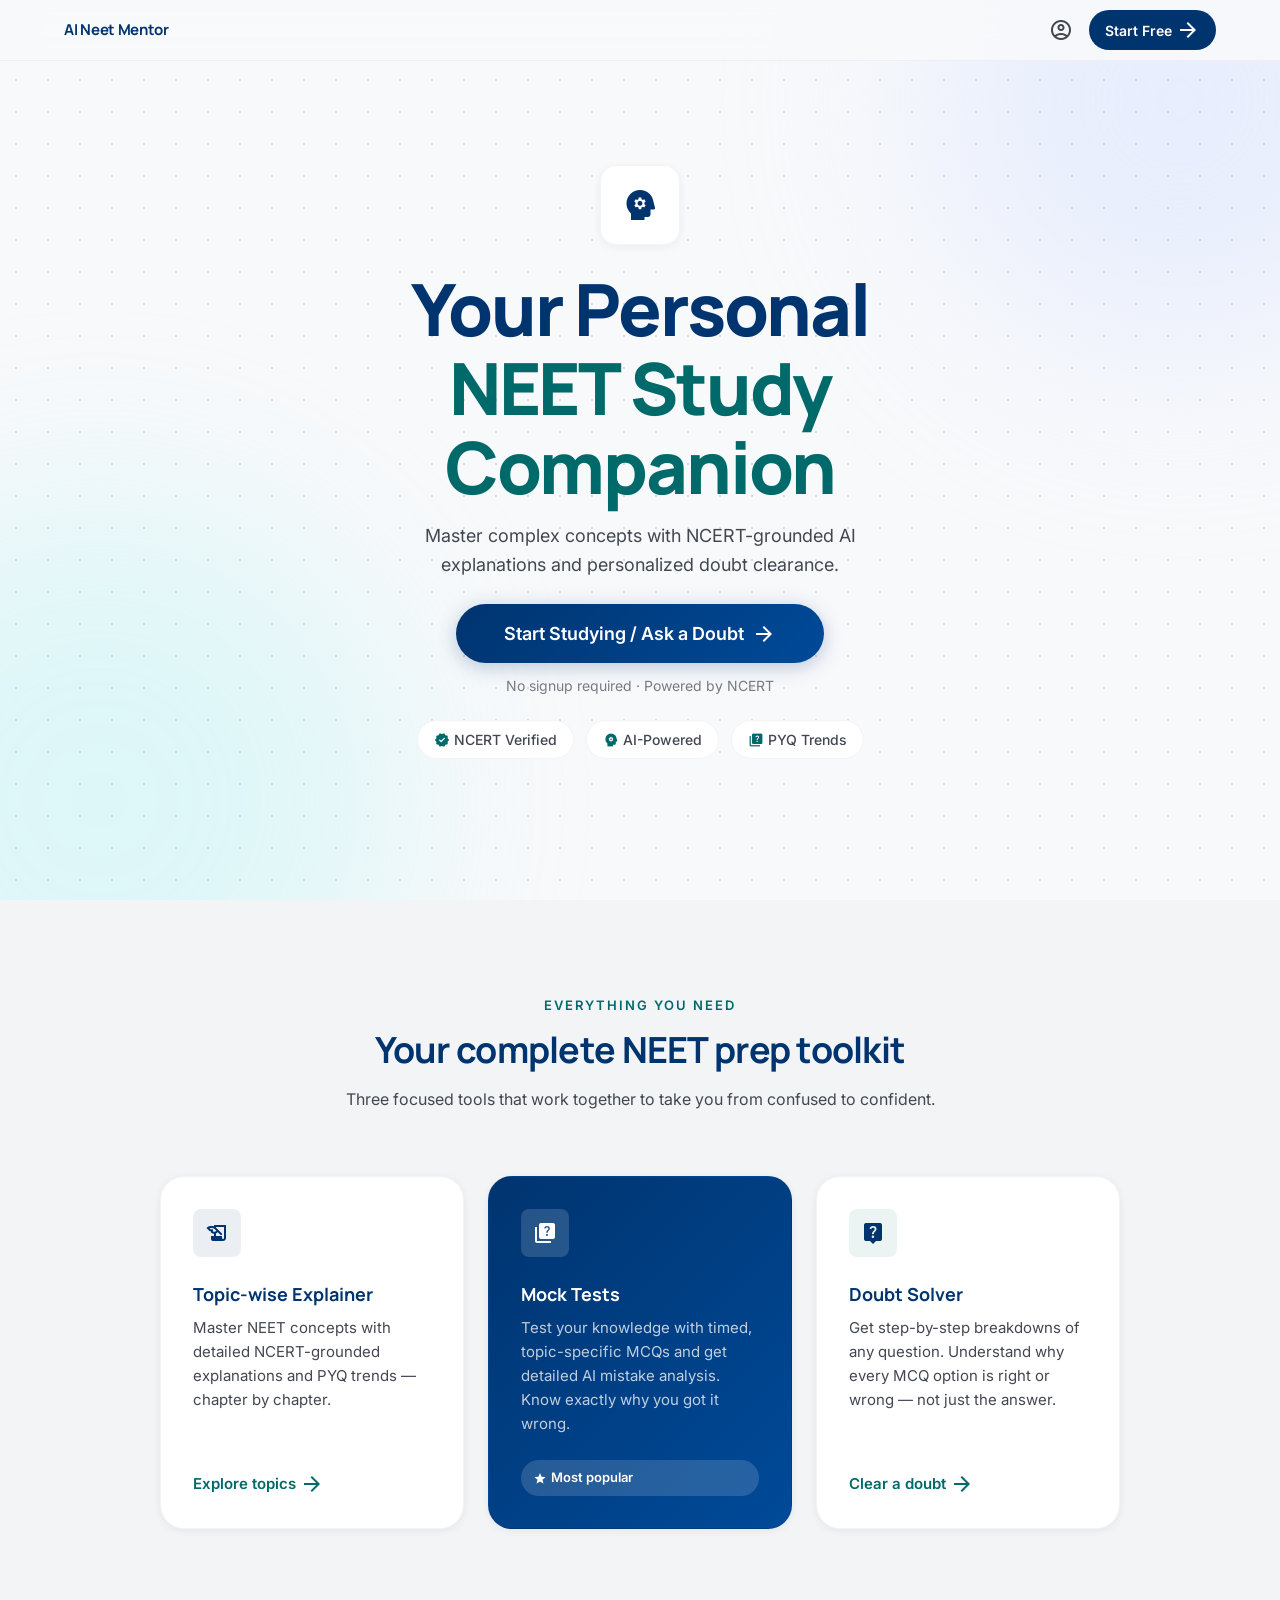
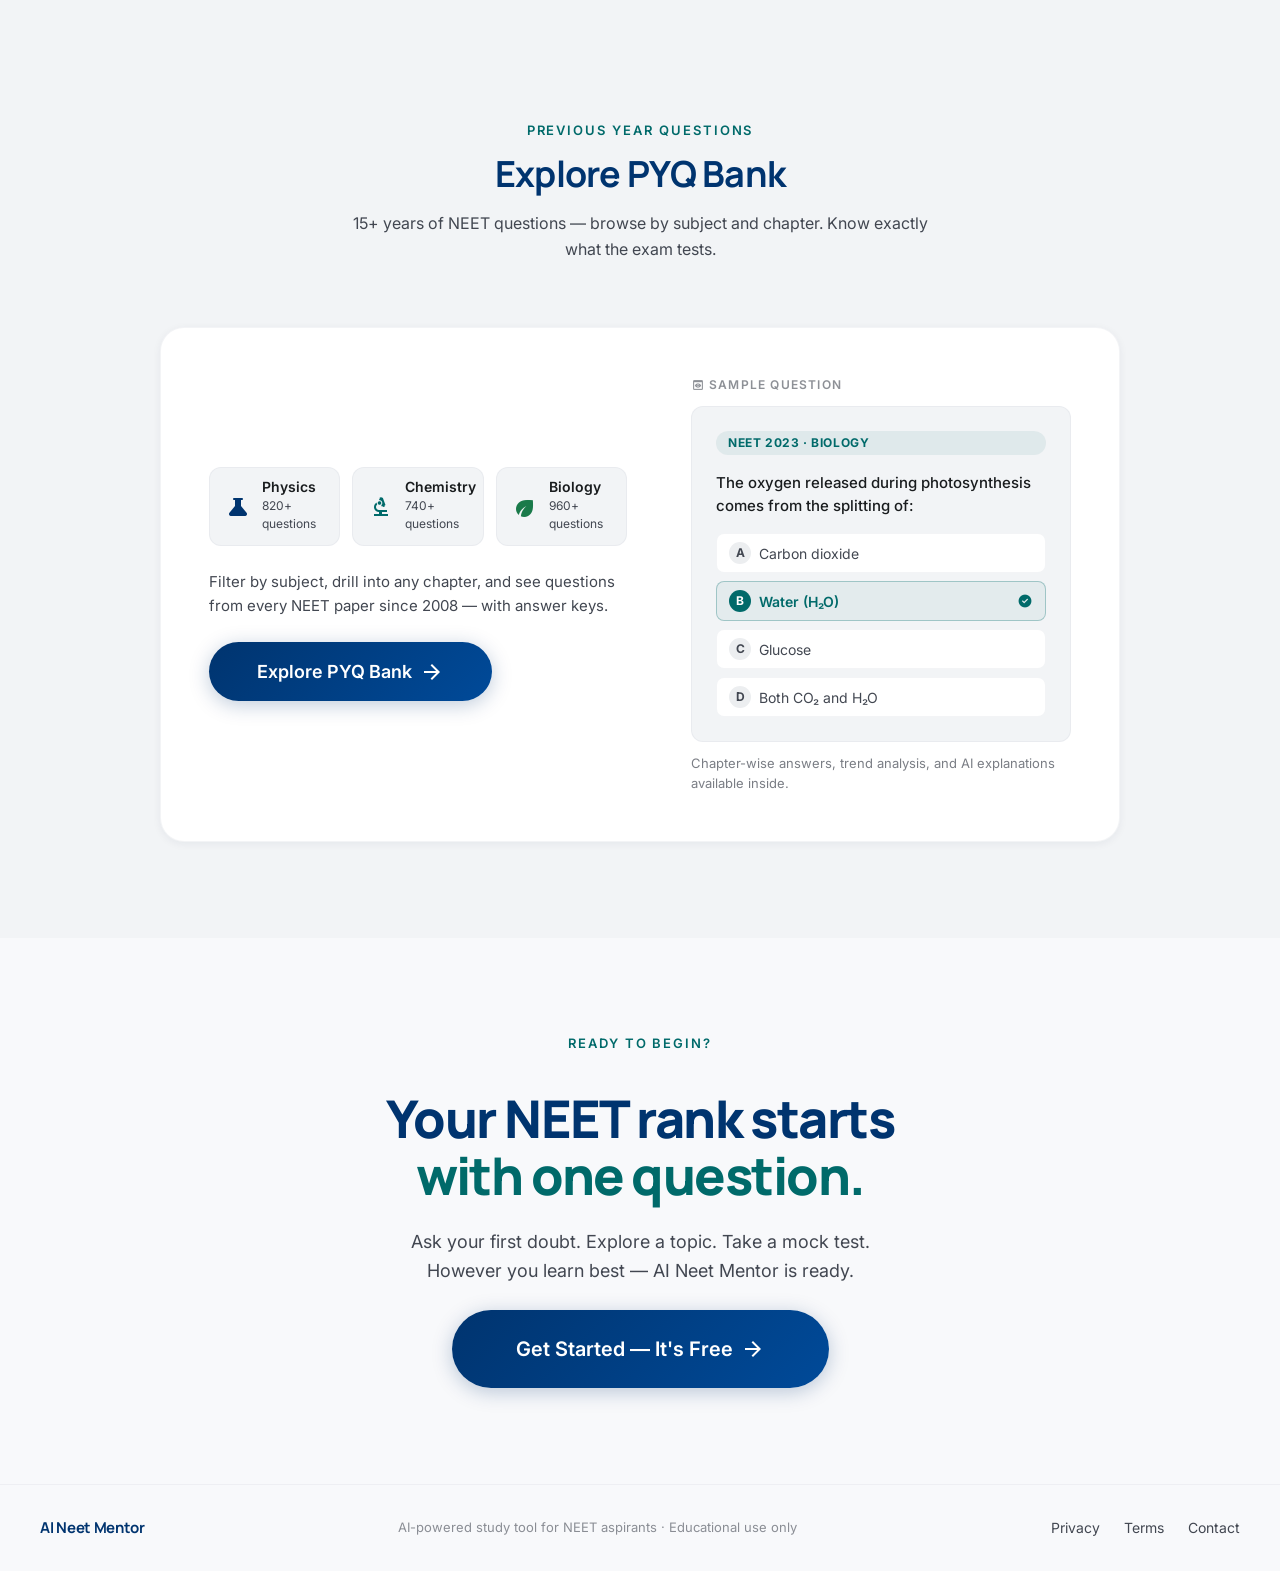
<file: frontend/index.html>
<!DOCTYPE html>
<html lang="en">

<head>
  <meta charset="UTF-8" />
  <meta name="viewport" content="width=device-width, initial-scale=1.0" />
  <title>AI Neet Mentor</title>

  <!-- Google Fonts -->
  <!-- We load 2 fonts: Manrope (headlines) + Inter (body text) -->
  <link
    href="https://fonts.googleapis.com/css2?family=Manrope:wght@400;600;700;800&family=Inter:wght@400;500;600&display=swap"
    rel="stylesheet"
  />

  <!-- Material Icons -->
  <link
    href="https://fonts.googleapis.com/css2?family=Material+Symbols+Outlined:wght,FILL@100..700,0..1&display=swap"
    rel="stylesheet"
  />

  <!--
    THIS IS THE KEY LINE.
    rel="stylesheet" tells the browser: "this is a CSS file, use it to style the page"
    href="style.css" is the path to our CSS file (same folder = just the filename)
    This is how HTML and CSS files talk to each other.
  -->
  <link rel="stylesheet" href="style.css" />
</head>

<body>

  <!--
    ============================================================
    WHAT IS SEMANTIC HTML?
    ============================================================
    HTML has two types of elements:
    1. GENERIC: <div> and <span> — they mean nothing, just containers
    2. SEMANTIC: <header>, <nav>, <main>, <section>, <footer>
                 — they describe what the content IS

    WHY use semantic elements?
    - Search engines (Google) understand your page structure better
    - Screen readers tell blind users "this is the navigation"
    - Your code is easier to read and maintain
    
    RULE OF THUMB:
    Ask yourself: "what is this content's ROLE?"
    Navigation? → <nav>
    Main content? → <main>
    A standalone section? → <section>
    Supporting info? → <aside>
    Otherwise? → <div>
    ============================================================
  -->

  <!-- ============================================================
    NAVIGATION
    ============================================================ -->
  <header class="site-header">
    <!--
      class="site-header" — we give this element a name.
      In style.css, we write .site-header { ... } to style it.
      The dot (.) in CSS means "class."
      
      WHY <header> and not <div>?
      <header> is semantic. It tells the browser:
      "this is the header area of the page or section."
    -->

    <nav class="nav-container">
      <!--
        <nav> is semantic for navigation.
        nav-container is a class we'll style in CSS.
        It holds the logo and the nav buttons side by side.
      -->

      <!-- Logo -->
      <a href="#" class="nav-logo">AI Neet Mentor</a>
      <!--
        <a href="#"> is a link.
        href="#" means "link to top of this page" (placeholder for now)
        nav-logo class will style this as our branded name
      -->

      <!-- Nav right side -->
      <div class="nav-actions">
        <!--
          <div> here is fine — this is just a generic grouping container.
          We're grouping the icon button + CTA button together.
          nav-actions will make them sit side by side.
        -->

        <button class="nav-icon-btn" aria-label="Profile">
          <!--
            aria-label="Profile" is for ACCESSIBILITY.
            When a button has only an icon (no visible text),
            screen readers can't tell users what it does.
            aria-label gives it a hidden description that
            screen readers will read aloud. Always do this.
          -->
          <span class="material-symbols-outlined">account_circle</span>
        </button>

        <a href="chat.html" class="nav-cta-btn">
          Start Free
          <span class="material-symbols-outlined">arrow_forward</span>
        </a>

      </div>
    </nav>
  </header>


  <!-- ============================================================
    MAIN — wraps all primary page content
    <main> tells the browser: "this is the primary content."
    There should only be ONE <main> per page.
    ============================================================ -->
  <main>

    <!-- ============================================================
      HERO SECTION
      ============================================================ -->
    <section class="hero-section">
      <!--
        <section> = a standalone thematic chunk of content.
        Use it when the content could stand alone with a heading.
        hero-section class will handle all the background + layout.
      -->

      <!-- Background decorations (purely visual, no content value) -->
      <!--
        These divs have NO content — they exist only as CSS drawing surfaces.
        aria-hidden="true" tells screen readers to IGNORE them completely.
        They are invisible to assistive technology. Correct behavior.
      -->
      <div class="hero-blob hero-blob--top-right" aria-hidden="true"></div>
      <div class="hero-blob hero-blob--bottom-left" aria-hidden="true"></div>
      <div class="hero-dot-pattern" aria-hidden="true"></div>

      <!-- Hero content — the actual meaningful content -->
      <div class="hero-content">

        <!-- Icon badge -->
        <div class="hero-icon-badge">
          <span
            class="material-symbols-outlined hero-icon"
            style="font-variation-settings: 'FILL' 1"
          >psychology</span>
          <!--
            style="..." inline — we're setting font-variation-settings directly.
            WHY inline here? Because this is a one-off value specific to this
            one icon. It's not a pattern we'll reuse. For one-time overrides,
            inline style is acceptable. For everything else, use a class.
          -->
        </div>

        <!-- Headlines -->
        <div class="hero-headlines">
          <h1 class="hero-title">
            Your Personal<br />
            <!--
              <br /> forces a line break at this exact point.
              WHY use it here? Our headline has a deliberate two-line rhythm:
              "Your Personal" (setup)
              "NEET Study Companion" (the punchline — different color)
              Without <br />, it would flow as one long line.
            -->
            <span class="hero-title-accent">NEET Study Companion</span>
            <!--
              <span> is a generic INLINE container (like <div> but inline).
              We wrap just the second line in a span so we can
              give it a different color in CSS.
            -->
          </h1>

          <p class="hero-subtitle">
            Master complex concepts with NCERT-grounded AI explanations
            and personalized doubt clearance.
          </p>
        </div>

        <!-- CTA Button -->
        <div class="hero-cta-group">
          <a href="chat.html" class="btn-primary" style="text-decoration:none;">
            Start Studying / Ask a Doubt
            <span class="material-symbols-outlined">arrow_forward</span>
          </a>
          <p class="hero-cta-note">No signup required · Powered by NCERT</p>
        </div>

        <!-- Trust badges -->
        <div class="trust-badges">
          <span class="badge">
            <span class="material-symbols-outlined badge-icon" style="font-variation-settings:'FILL' 1">verified</span>
            NCERT Verified
          </span>
          <span class="badge">
            <span class="material-symbols-outlined badge-icon" style="font-variation-settings:'FILL' 1">psychology</span>
            AI-Powered
          </span>
          <span class="badge">
            <span class="material-symbols-outlined badge-icon" style="font-variation-settings:'FILL' 1">quiz</span>
            PYQ Trends
          </span>
        </div>

      </div>
      <!-- end .hero-content -->

    </section>


    <!-- ============================================================
      FEATURES SECTION
      ============================================================ -->
    <section class="features-section">

      <!-- Section header -->
      <div class="section-header">
        <p class="section-eyebrow">Everything you need</p>
        <!--
          "Eyebrow text" = the small ALL-CAPS label above a headline.
          It signals a category before the main heading.
        -->
        <h2 class="section-title">Your complete NEET prep toolkit</h2>
        <p class="section-subtitle">
          Three focused tools that work together to take you from confused to confident.
        </p>
      </div>

      <!-- Cards grid -->
      <div class="cards-grid">

        <!-- Card 1 — Topic Explainer -->
        <article class="feature-card">
          <!--
            <article> is semantic for self-contained content.
            A card describing a feature is a perfect use case —
            it makes sense on its own, even outside this page.
            WHY not <div>? Because this card has meaning on its own.
          -->
          <div class="card-icon-wrap card-icon-wrap--blue">
            <span class="material-symbols-outlined card-icon" style="font-variation-settings:'FILL' 1">history_edu</span>
          </div>
          <h3 class="card-title">Topic-wise Explainer</h3>
          <p class="card-body">
            Master NEET concepts with detailed NCERT-grounded explanations
            and PYQ trends — chapter by chapter.
          </p>
          <a href="chat.html" class="card-link">
            Explore topics
            <span class="material-symbols-outlined">arrow_forward</span>
          </a>
        </article>

        <!-- Card 2 — Mock Tests (FEATURED) -->
        <article class="feature-card feature-card--featured">
          <!--
            feature-card--featured is a MODIFIER class.
            This is BEM (Block Element Modifier) naming convention:
            Block:    feature-card
            Modifier: feature-card--featured
            
            Two dashes (--) signals: "same component, different variant."
            In CSS, we can target it with .feature-card--featured { ... }
            and give it completely different colors without
            touching the base .feature-card styles.
            
            This is how professionals manage design variants.
          -->
          <div class="card-icon-wrap card-icon-wrap--white">
            <span class="material-symbols-outlined card-icon" style="font-variation-settings:'FILL' 1">quiz</span>
          </div>
          <h3 class="card-title">Mock Tests</h3>
          <p class="card-body">
            Test your knowledge with timed, topic-specific MCQs and get
            detailed AI mistake analysis. Know exactly why you got it wrong.
          </p>
          <div class="card-badge">
            <span class="material-symbols-outlined" style="font-variation-settings:'FILL' 1;font-size:14px">star</span>
            Most popular
          </div>
        </article>

        <!-- Card 3 — Doubt Solver -->
        <article class="feature-card">
          <div class="card-icon-wrap card-icon-wrap--teal">
            <span class="material-symbols-outlined card-icon" style="font-variation-settings:'FILL' 1">live_help</span>
          </div>
          <h3 class="card-title">Doubt Solver</h3>
          <p class="card-body">
            Get step-by-step breakdowns of any question. Understand why
            every MCQ option is right or wrong — not just the answer.
          </p>
          <a href="chat.html" class="card-link">
            Clear a doubt
            <span class="material-symbols-outlined">arrow_forward</span>
          </a>
        </article>

      </div>
      <!-- end .cards-grid -->

    </section>


    <!-- ============================================================
      EXPLORE PYQ — Teaser Card
      ============================================================
      PURPOSE ON THE LANDING PAGE:
      Not to show every feature — just enough to make the user
      curious and confident enough to click "Explore PYQ Bank."

      Three jobs:
      1. Show what subjects are covered
      2. Give a real sample question — proof of quality
      3. One clear CTA to the full page

      Filtering, chapter lists, answers — all on the PYQ page.
      This is a TEASER, not the full product.
      ============================================================ -->
    <section class="pyq-section" id="explore-pyq">

      <div class="section-header">
        <p class="section-eyebrow">Previous Year Questions</p>
        <h2 class="section-title">Explore PYQ Bank</h2>
        <p class="section-subtitle">
          15+ years of NEET questions — browse by subject and chapter.
          Know exactly what the exam tests.
        </p>
      </div>

      <!-- Teaser card -->
      <div class="pyq-teaser">

        <!-- LEFT: Subject coverage pills + description -->
        <div class="pyq-teaser-left">

          <!-- Subject pills — visual proof of coverage -->
          <!--
            These three pills show the three subjects at a glance.
            Each pill has an icon + label + question count.
            WHY show counts? Numbers are credible.
            "2400+ questions" is more convincing than "lots of questions."
          -->
          <div class="pyq-subject-pills">
            <div class="pyq-subject-pill">
              <span class="material-symbols-outlined pyq-subject-icon" style="font-variation-settings:'FILL' 1">science</span>
              <div>
                <p class="pyq-subject-name">Physics</p>
                <p class="pyq-subject-count">820+ questions</p>
              </div>
            </div>

            <div class="pyq-subject-pill">
              <span class="material-symbols-outlined pyq-subject-icon pyq-subject-icon--chem" style="font-variation-settings:'FILL' 1">biotech</span>
              <div>
                <p class="pyq-subject-name">Chemistry</p>
                <p class="pyq-subject-count">740+ questions</p>
              </div>
            </div>

            <div class="pyq-subject-pill">
              <span class="material-symbols-outlined pyq-subject-icon pyq-subject-icon--bio" style="font-variation-settings:'FILL' 1">eco</span>
              <div>
                <p class="pyq-subject-name">Biology</p>
                <p class="pyq-subject-count">960+ questions</p>
              </div>
            </div>
          </div>

          <!-- Supporting text + CTA -->
          <p class="pyq-teaser-body">
            Filter by subject, drill into any chapter, and see questions
            from every NEET paper since 2008 — with answer keys.
          </p>

          <a href="pyq.html" class="btn-primary pyq-teaser-cta">
            Explore PYQ Bank
            <span class="material-symbols-outlined">arrow_forward</span>
          </a>
          <!--
            href="pyq.html" — this links to the dedicated PYQ page
            we'll build later. For now it's a placeholder path.
            When that page exists, the link will just work.
          -->

        </div>

        <!-- RIGHT: Sample question card — proof of quality -->
        <!--
          WHY show a real question here?
          Text like "browse questions" is vague.
          Showing an actual question makes it CONCRETE.
          The user immediately understands what they'll find inside.
          This is called "showing, not telling" in UX writing.
        -->
        <div class="pyq-teaser-right">

          <!-- "Sample" label -->
          <div class="pyq-sample-label">
            <span class="material-symbols-outlined" style="font-size:14px;font-variation-settings:'FILL' 1">preview</span>
            Sample question
          </div>

          <!-- The sample question card -->
          <div class="pyq-sample-card">

            <!-- Year badge -->
            <span class="pyq-year-badge">NEET 2023 · Biology</span>

            <!-- Question text -->
            <p class="pyq-sample-q">
              The oxygen released during photosynthesis comes from the splitting of:
            </p>

            <!-- Options — A is wrong, B is correct, C and D are wrong -->
            <!--
              On the landing page teaser, we show the answer highlighted.
              WHY reveal the answer here?
              This is a preview — it shows users the FORMAT and QUALITY.
              It's not a test. Seeing a clean answered question
              is more inviting than a blank question with no context.
            -->
            <div class="pyq-sample-options">

              <div class="pyq-sample-option">
                <span class="pyq-option-label">A</span>
                <span>Carbon dioxide</span>
              </div>

              <div class="pyq-sample-option pyq-sample-option--correct">
                <!--
                  --correct modifier: green tint to show this is the answer.
                  Only one option gets this class.
                -->
                <span class="pyq-option-label pyq-option-label--correct">B</span>
                <span>Water (H₂O)</span>
                <span class="material-symbols-outlined pyq-correct-mark" style="font-variation-settings:'FILL' 1">check_circle</span>
              </div>

              <div class="pyq-sample-option">
                <span class="pyq-option-label">C</span>
                <span>Glucose</span>
              </div>

              <div class="pyq-sample-option">
                <span class="pyq-option-label">D</span>
                <span>Both CO₂ and H₂O</span>
              </div>

            </div>
            <!-- end .pyq-sample-options -->

          </div>
          <!-- end .pyq-sample-card -->

          <!-- Footnote under the card -->
          <p class="pyq-sample-note">
            Chapter-wise answers, trend analysis, and AI explanations
            available inside.
          </p>

        </div>
        <!-- end .pyq-teaser-right -->

      </div>
      <!-- end .pyq-teaser -->

    </section>


    <!-- ============================================================
      BOTTOM CTA SECTION
      ============================================================ -->
    <section class="bottom-cta-section">
      <p class="section-eyebrow">Ready to begin?</p>
      <h2 class="bottom-cta-title">
        Your NEET rank starts<br />
        <span class="hero-title-accent">with one question.</span>
      </h2>
      <p class="bottom-cta-subtitle">
        Ask your first doubt. Explore a topic. Take a mock test.
        However you learn best — AI Neet Mentor is ready.
      </p>
      <a href="chat.html" class="btn-primary btn-primary--large" style="text-decoration:none;">
        Get Started — It's Free
        <span class="material-symbols-outlined">arrow_forward</span>
      </a>
    </section>

  </main>


  <!-- ============================================================
    FOOTER
    ============================================================ -->
  <footer class="site-footer">
    <div class="footer-inner">
      <p class="nav-logo">AI Neet Mentor</p>
      <p class="footer-note">AI-powered study tool for NEET aspirants · Educational use only</p>
      <div class="footer-links">
        <a href="#">Privacy</a>
        <a href="#">Terms</a>
        <a href="#">Contact</a>
      </div>
    </div>
  </footer>

</body>
</html>
</file>
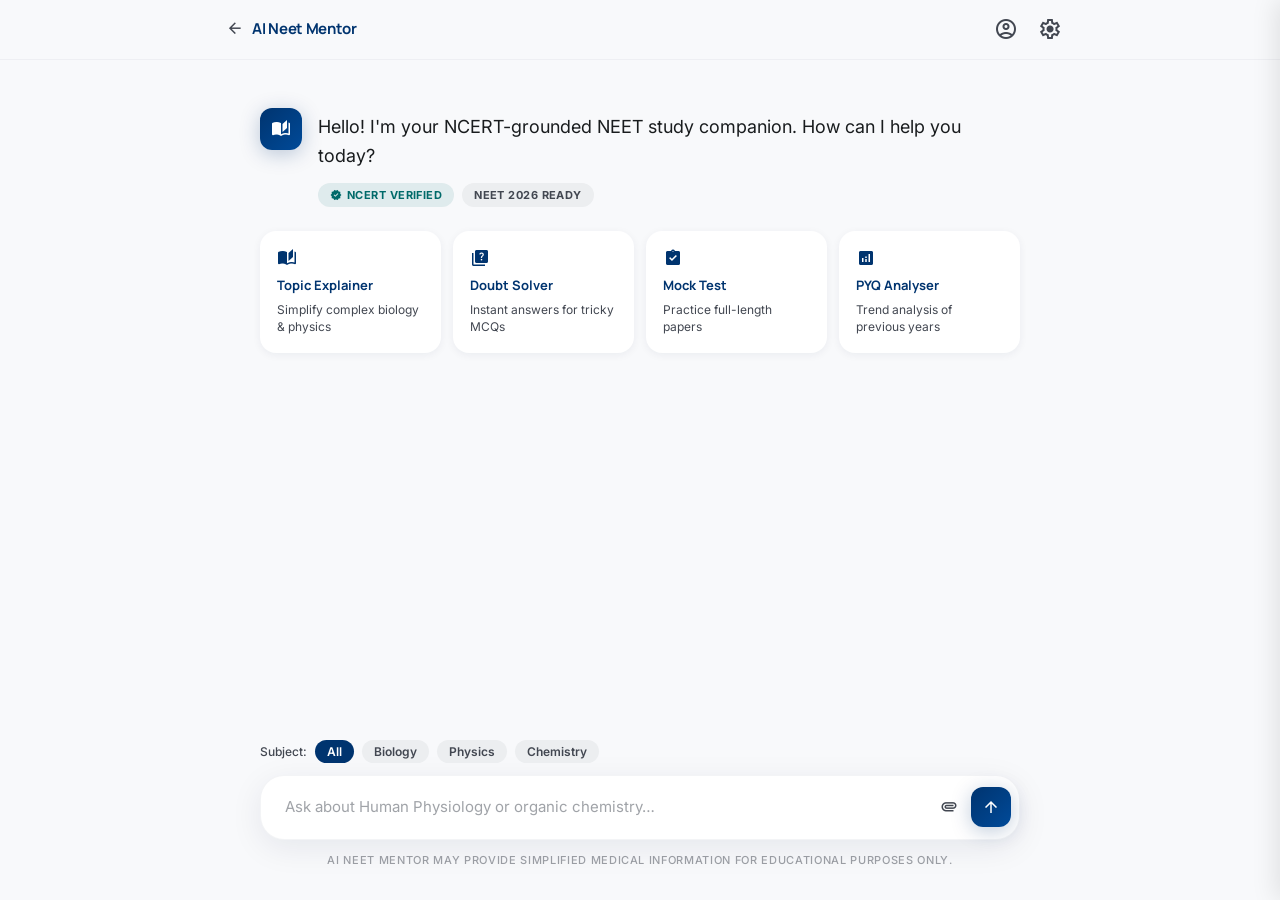
<file: frontend/chat.html>
<!DOCTYPE html>
<html lang="en">

<head>
  <meta charset="UTF-8" />
  <meta name="viewport" content="width=device-width, initial-scale=1.0" />
  <title>Ask a Doubt — AI Neet Mentor</title>

  <!-- Google Fonts — same as index.html -->
  <link href="https://fonts.googleapis.com/css2?family=Manrope:wght@400;600;700;800&family=Inter:wght@400;500;600&display=swap" rel="stylesheet" />
  <link href="https://fonts.googleapis.com/css2?family=Material+Symbols+Outlined:wght,FILL@100..700,0..1&display=swap" rel="stylesheet" />

  <!-- Shared design tokens + base styles from style.css -->
  <link rel="stylesheet" href="style.css" />

  <style>
    /* ============================================================
       CHAT PAGE — Additional Styles
       All design tokens from style.css (:root) are reused here.
       We only add what is unique to this page.
    ============================================================ */

    /* ── Page shell: full-height flex column ── */
    .chat-shell {
      display: flex;
      flex-direction: column;
      height: 100vh;
      overflow: hidden;
    }

    /* ── Chat-specific header ── */
    .chat-header {
      position: sticky;
      top: 0;
      z-index: 100;
      background-color: rgba(248, 249, 251, 0.92);
      backdrop-filter: blur(20px);
      -webkit-backdrop-filter: blur(20px);
      border-bottom: 1px solid var(--color-border);
      flex-shrink: 0;
    }
    .chat-header .nav-container {
      max-width: 900px;
    }

    /* Back / logo link */
    .nav-back-btn {
      display: flex;
      align-items: center;
      gap: var(--space-2);
      font-size: 0.9375rem;
      font-weight: 700;
      font-family: var(--font-headline);
      color: var(--color-primary);
      letter-spacing: -0.02em;
      text-decoration: none;
      padding: var(--space-2) var(--space-3);
      border-radius: var(--radius-pill);
      transition: background-color 0.2s ease;
    }
    .nav-back-btn:hover {
      background-color: var(--color-surface-card);
    }
    .nav-back-btn .material-symbols-outlined {
      font-size: 1.1rem;
      color: var(--color-text-muted);
    }



    /* ── Scrollable messages ── */
    .chat-messages-area {
      flex: 1;
      overflow-y: auto;
      padding: var(--space-7) var(--space-5);
      scroll-behavior: smooth;
    }
    .chat-messages-area::-webkit-scrollbar { width: 4px; }
    .chat-messages-area::-webkit-scrollbar-track { background: transparent; }
    .chat-messages-area::-webkit-scrollbar-thumb {
      background: var(--color-surface-card);
      border-radius: var(--radius-pill);
    }
    .messages-inner {
      max-width: 760px;
      margin: 0 auto;
      display: flex;
      flex-direction: column;
      gap: var(--space-6);
    }

    /* ── Welcome / empty state ── */
    .chat-welcome {
      display: flex;
      flex-direction: column;
      gap: var(--space-5);
      animation: fadeUp 0.5s ease both;
    }
    .chat-welcome-row {
      display: flex;
      align-items: flex-start;
      gap: var(--space-4);
    }
    .ai-avatar {
      width: 42px;
      height: 42px;
      border-radius: var(--radius-md);
      background: linear-gradient(135deg, #00346f 0%, #004a99 100%);
      display: flex;
      align-items: center;
      justify-content: center;
      flex-shrink: 0;
      box-shadow: var(--shadow-btn);
    }
    .ai-avatar .material-symbols-outlined {
      color: #fff;
      font-size: 1.25rem;
    }
    .chat-welcome-text { padding-top: 4px; }
    .chat-welcome-text p {
      font-size: 1.125rem;
      line-height: 1.65;
      color: var(--color-text-primary);
    }
    .chat-welcome-badges {
      display: flex;
      gap: var(--space-2);
      margin-top: var(--space-3);
      flex-wrap: wrap;
    }
    .chat-badge {
      display: inline-flex;
      align-items: center;
      gap: 5px;
      padding: 4px 12px;
      border-radius: var(--radius-pill);
      font-size: 0.6875rem;
      font-weight: 700;
      letter-spacing: 0.04em;
      text-transform: uppercase;
    }
    .chat-badge--teal {
      background-color: rgba(0, 106, 106, 0.1);
      color: var(--color-secondary);
    }
    .chat-badge--navy {
      background-color: var(--color-surface-card);
      color: var(--color-text-muted);
    }


    /* ── PDF Side Panel ── */
    .pdf-panel {
      position: fixed;
      top: 0; right: 0;
      width: 44vw;
      min-width: 340px;
      max-width: 680px;
      height: 100vh;
      background: #fff;
      border-left: 1px solid rgba(0,0,0,0.10);
      box-shadow: -4px 0 24px rgba(0,0,0,0.10);
      display: flex;
      flex-direction: column;
      z-index: 999;
      transform: translateX(100%);
      transition: transform 0.28s cubic-bezier(0.4,0,0.2,1);
    }
    .pdf-panel.pdf-panel--open { transform: translateX(0); }
    .pdf-panel-header {
      display: flex;
      align-items: center;
      gap: 10px;
      padding: 14px 16px;
      border-bottom: 1px solid rgba(0,0,0,0.08);
      flex-shrink: 0;
    }
    .pdf-panel-title {
      flex: 1;
      font-size: 0.8125rem;
      font-weight: 600;
      color: #1a1a2e;
      white-space: nowrap;
      overflow: hidden;
      text-overflow: ellipsis;
    }
    .pdf-panel-close {
      background: none;
      border: none;
      cursor: pointer;
      color: #555;
      padding: 4px;
      border-radius: 6px;
      display: flex;
      align-items: center;
    }
    .pdf-panel-close:hover { background: rgba(0,0,0,0.06); }
    .pdf-panel-iframe { flex: 1; border: none; width: 100%; }
    /* Citation box as clickable button */
    .source-chip {
      display: flex;
      align-items: center;
      gap: 8px;
      width: 100%;
      margin-top: 6px;
      padding: 8px 12px;
      background: rgba(0,52,111,0.06);
      border: none;
      border-left: 3px solid #00346f;
      border-radius: 0 6px 6px 0;
      font-size: 0.8125rem;
      color: #00346f;
      cursor: pointer;
      text-align: left;
      font-family: inherit;
      transition: background 0.15s;
    }
    .source-chip:hover { background: rgba(0,52,111,0.13); }
    .source-chip .chip-label { flex: 1; }
    .source-chip .chip-open { font-size: 0.75rem; opacity: 0.5; flex-shrink: 0; transition: opacity 0.15s; }
    .source-chip:hover .chip-open { opacity: 0.9; }
    /* Non-clickable fallback (no PDF file yet) */
    .source-badge {
      display: flex;
      align-items: center;
      width: 100%;
      margin-top: 6px;
      padding: 8px 12px;
      background: rgba(0,52,111,0.04);
      border-left: 3px solid rgba(0,52,111,0.3);
      border-radius: 0 6px 6px 0;
      font-size: 0.8125rem;
      color: #00346f;
    }
    .chat-shell { transition: margin-right 0.28s cubic-bezier(0.4,0,0.2,1); }
    .chat-shell.panel-open { margin-right: 44vw; }
    @media (max-width: 768px) {
      .pdf-panel { width: 100vw; min-width: unset; }
      .chat-shell.panel-open { margin-right: 0; }
    }


    /* ── Quick action chips ── */
    .quick-actions-grid {
      display: grid;
      grid-template-columns: repeat(4, 1fr);
      gap: var(--space-3);
      width: 100%;
    }
    .quick-action-card {
      display: flex;
      flex-direction: column;
      align-items: flex-start;
      gap: var(--space-2);
      padding: var(--space-4);
      background-color: var(--color-white);
      border-radius: var(--radius-lg);
      border: 1px solid transparent;
      cursor: pointer;
      text-align: left;
      transition: box-shadow 0.25s ease, border-color 0.25s ease, transform 0.2s ease;
      box-shadow: var(--shadow-card);
    }
    .quick-action-card:hover {
      box-shadow: var(--shadow-card-hover);
      border-color: rgba(194, 198, 211, 0.3);
      transform: translateY(-2px);
    }
    .quick-action-card:active { transform: translateY(0); }
    .quick-action-icon {
      color: var(--color-primary);
      font-size: 1.25rem;
    }
    .quick-action-title {
      font-family: var(--font-headline);
      font-weight: 700;
      font-size: 0.8125rem;
      color: var(--color-primary);
    }
    .quick-action-desc {
      font-size: 0.75rem;
      color: var(--color-text-muted);
      line-height: 1.4;
    }

    /* ── Message bubbles ── */
    .message-row {
      display: flex;
      gap: var(--space-3);
      animation: fadeUp 0.3s ease both;
    }
    .message-row--user { flex-direction: row-reverse; }

    .message-avatar {
      width: 32px;
      height: 32px;
      border-radius: var(--radius-md);
      flex-shrink: 0;
      display: flex;
      align-items: center;
      justify-content: center;
    }
    .message-avatar--ai {
      background: linear-gradient(135deg, #00346f 0%, #004a99 100%);
    }
    .message-avatar--ai .material-symbols-outlined { color: #fff; font-size: 1rem; }
    .message-avatar--user { background-color: var(--color-surface-card); }
    .message-avatar--user .material-symbols-outlined { color: var(--color-primary); font-size: 1rem; }

    .message-bubble {
      max-width: 78%;
      padding: var(--space-4) var(--space-5);
      border-radius: var(--radius-lg);
      line-height: 1.65;
      font-size: 0.9375rem;
    }
    .message-bubble--ai {
      background-color: var(--color-white);
      color: var(--color-text-primary);
      box-shadow: var(--shadow-card);
      border-bottom-left-radius: var(--radius-sm);
    }
    .message-bubble--user {
      background: linear-gradient(135deg, #00346f 0%, #004a99 100%);
      color: #fff;
      border-bottom-right-radius: var(--radius-sm);
    }

    /* ── Typing indicator ── */
    .typing-indicator {
      display: flex;
      align-items: center;
      gap: 5px;
      padding: var(--space-3) var(--space-4);
      background-color: var(--color-white);
      border-radius: var(--radius-lg);
      border-bottom-left-radius: var(--radius-sm);
      box-shadow: var(--shadow-card);
      width: fit-content;
    }
    .typing-dot {
      width: 7px;
      height: 7px;
      border-radius: 50%;
      background-color: var(--color-text-muted);
      animation: typingBounce 1.2s ease-in-out infinite;
    }
    .typing-dot:nth-child(2) { animation-delay: 0.2s; }
    .typing-dot:nth-child(3) { animation-delay: 0.4s; }
    @keyframes typingBounce {
      0%, 60%, 100% { transform: translateY(0); opacity: 0.4; }
      30%           { transform: translateY(-5px); opacity: 1; }
    }

    /* ── Input bar ── */
    .chat-input-bar {
      flex-shrink: 0;
      background: linear-gradient(to top, var(--color-surface) 60%, transparent);
      padding: var(--space-4) var(--space-5) var(--space-6);
    }
    .chat-input-inner { max-width: 760px; margin: 0 auto; }

    .subject-context-bar {
      display: flex;
      align-items: center;
      gap: var(--space-2);
      flex-wrap: wrap;
      margin-bottom: var(--space-3);
    }
    .subject-context-label {
      font-size: 0.75rem;
      color: var(--color-text-muted);
      font-weight: 500;
    }
    .subject-pill {
      display: inline-flex;
      align-items: center;
      padding: 4px 12px;
      border-radius: var(--radius-pill);
      font-size: 0.75rem;
      font-weight: 600;
      cursor: pointer;
      border: none;
      transition: background-color 0.2s ease, color 0.2s ease;
    }
    .subject-pill--active {
      background-color: var(--color-primary);
      color: #fff;
    }
    .subject-pill--inactive {
      background-color: var(--color-surface-card);
      color: var(--color-text-muted);
    }
    .subject-pill--inactive:hover {
      background-color: rgba(0, 52, 111, 0.08);
      color: var(--color-primary);
    }

    .chat-input-box {
      display: flex;
      align-items: center;
      gap: var(--space-2);
      background-color: var(--color-white);
      border-radius: var(--radius-xl);
      padding: var(--space-2) var(--space-2) var(--space-2) var(--space-5);
      box-shadow: 0 8px 32px rgba(0, 27, 63, 0.08);
      border: 1px solid rgba(194, 198, 211, 0.2);
      transition: box-shadow 0.3s ease, border-color 0.3s ease;
    }
    .chat-input-box:focus-within {
      box-shadow: 0 8px 32px rgba(0, 52, 111, 0.14);
      border-color: rgba(0, 52, 111, 0.2);
    }
    .chat-input-field {
      flex: 1;
      border: none;
      outline: none;
      background: transparent;
      font-family: var(--font-body);
      font-size: 0.9375rem;
      color: var(--color-text-primary);
      padding: var(--space-3) 0;
      resize: none;
      line-height: 1.5;
    }
    .chat-input-field::placeholder { color: rgba(66, 71, 81, 0.5); }

    .chat-input-actions {
      display: flex;
      align-items: center;
      gap: var(--space-1);
    }
    .input-icon-btn {
      display: flex;
      align-items: center;
      justify-content: center;
      width: 36px;
      height: 36px;
      border-radius: var(--radius-md);
      border: none;
      background: transparent;
      cursor: pointer;
      color: var(--color-text-muted);
      transition: background-color 0.2s ease, color 0.2s ease;
    }
    .input-icon-btn:hover {
      background-color: var(--color-surface-card);
      color: var(--color-primary);
    }
    .input-icon-btn .material-symbols-outlined { font-size: 1.125rem; }

    .send-btn {
      display: flex;
      align-items: center;
      justify-content: center;
      width: 40px;
      height: 40px;
      border-radius: var(--radius-md);
      border: none;
      background: linear-gradient(135deg, #00346f 0%, #004a99 100%);
      cursor: pointer;
      color: #fff;
      box-shadow: var(--shadow-btn);
      transition: box-shadow 0.2s ease, transform 0.15s ease;
      flex-shrink: 0;
    }
    .send-btn:hover {
      box-shadow: var(--shadow-btn-hover);
      transform: scale(1.05);
    }
    .send-btn:active { transform: scale(0.95); }
    .send-btn .material-symbols-outlined { font-size: 1.125rem; }

    .chat-disclaimer {
      text-align: center;
      font-size: 0.6875rem;
      color: var(--color-text-muted);
      opacity: 0.5;
      margin-top: var(--space-3);
      letter-spacing: 0.06em;
      text-transform: uppercase;
      font-weight: 500;
    }

    /* ── Follow-up question chips ── */
    .followup-row {
      display: flex;
      flex-wrap: wrap;
      gap: var(--space-2);
      margin-top: var(--space-3);
      padding-left: 44px; /* align with bubble, past avatar */
    }
    .followup-chip {
      display: inline-flex;
      align-items: center;
      gap: 5px;
      padding: 6px 14px;
      border-radius: var(--radius-pill);
      border: 1px solid rgba(0, 52, 111, 0.18);
      background: var(--color-white);
      color: var(--color-primary);
      font-size: 0.8125rem;
      font-weight: 600;
      font-family: var(--font-body);
      cursor: pointer;
      transition: background-color 0.2s ease, box-shadow 0.2s ease;
      box-shadow: var(--shadow-card);
    }
    .followup-chip:hover {
      background-color: rgba(0, 52, 111, 0.06);
      box-shadow: var(--shadow-card-hover);
    }
    .followup-chip .material-symbols-outlined {
      font-size: 0.875rem;
      color: var(--color-text-muted);
    }
        /* ── Quick Check chip ── */
    .quickcheck-chip {
      display: inline-flex;
      align-items: center;
      gap: 5px;
      padding: 6px 14px;
      border-radius: var(--radius-pill);
      border: 1px solid rgba(0, 106, 106, 0.3);
      background: rgba(0, 106, 106, 0.06);
      color: var(--color-secondary);
      font-size: 0.8125rem;
      font-weight: 700;
      font-family: var(--font-body);
      cursor: pointer;
      transition: background-color 0.2s ease, box-shadow 0.2s ease;
      box-shadow: var(--shadow-card);
    }
    .quickcheck-chip:hover {
      background-color: rgba(0, 106, 106, 0.12);
      box-shadow: var(--shadow-card-hover);
    }
    .quickcheck-chip .material-symbols-outlined {
      font-size: 0.875rem;
    }

    /* ── MCQ Card ── */
    .mcq-card {
      background: var(--color-white);
      border-radius: var(--radius-lg);
      box-shadow: var(--shadow-card);
      padding: var(--space-5);
      max-width: 680px;
      animation: fadeUp 0.3s ease both;
    }
    .mcq-header {
      display: flex;
      align-items: center;
      justify-content: space-between;
      margin-bottom: var(--space-4);
      padding-bottom: var(--space-3);
      border-bottom: 1px solid var(--color-border);
    }
    .mcq-header-title {
      font-family: var(--font-headline);
      font-weight: 700;
      font-size: 0.9375rem;
      color: var(--color-primary);
    }
    .mcq-progress {
      font-size: 0.75rem;
      color: var(--color-text-muted);
      font-weight: 600;
      background: var(--color-surface-card);
      padding: 3px 10px;
      border-radius: var(--radius-pill);
    }
    .mcq-question-text {
      font-size: 0.9375rem;
      font-weight: 600;
      color: var(--color-text-primary);
      line-height: 1.6;
      margin-bottom: var(--space-4);
    }
    .mcq-options {
      display: flex;
      flex-direction: column;
      gap: var(--space-2);
      margin-bottom: var(--space-4);
    }
    .mcq-option {
      display: flex;
      align-items: center;
      gap: var(--space-3);
      padding: var(--space-3) var(--space-4);
      border-radius: var(--radius-md);
      border: 1.5px solid var(--color-border);
      background: var(--color-surface);
      cursor: pointer;
      font-size: 0.875rem;
      font-weight: 500;
      color: var(--color-text-primary);
      transition: border-color 0.2s, background-color 0.2s;
      text-align: left;
      width: 100%;
    }
    .mcq-option:hover:not(:disabled) {
      border-color: rgba(0, 52, 111, 0.3);
      background: rgba(0, 52, 111, 0.04);
    }
    .mcq-option.correct {
      border-color: #16a34a;
      background: rgba(22, 163, 74, 0.08);
      color: #15803d;
      font-weight: 600;
    }
    .mcq-option.wrong {
      border-color: #dc2626;
      background: rgba(220, 38, 38, 0.08);
      color: #b91c1c;
    }
    .mcq-option:disabled { cursor: default; }
    .mcq-option-label {
      width: 24px;
      height: 24px;
      border-radius: 50%;
      background: var(--color-surface-card);
      display: flex;
      align-items: center;
      justify-content: center;
      font-size: 0.75rem;
      font-weight: 700;
      flex-shrink: 0;
      color: var(--color-primary);
    }
    .mcq-option.correct .mcq-option-label {
      background: #16a34a;
      color: white;
    }
    .mcq-option.wrong .mcq-option-label {
      background: #dc2626;
      color: white;
    }
    .mcq-explanation {
      padding: var(--space-3) var(--space-4);
      background: rgba(0, 52, 111, 0.05);
      border-left: 3px solid var(--color-primary);
      border-radius: 0 var(--radius-md) var(--radius-md) 0;
      font-size: 0.8125rem;
      color: var(--color-text-primary);
      line-height: 1.6;
      margin-bottom: var(--space-4);
      display: none;
    }
    .mcq-nav {
      display: flex;
      align-items: center;
      justify-content: space-between;
      margin-top: var(--space-2);
    }
    .mcq-feedback-text {
      font-size: 0.875rem;
      font-weight: 700;
    }
    .mcq-next-btn {
      display: none;
      align-items: center;
      gap: var(--space-2);
      padding: 8px 18px;
      border-radius: var(--radius-pill);
      border: none;
      background: linear-gradient(135deg, #00346f 0%, #004a99 100%);
      color: #fff;
      font-size: 0.8125rem;
      font-weight: 700;
      cursor: pointer;
      box-shadow: var(--shadow-btn);
      transition: box-shadow 0.2s, transform 0.15s;
    }
    .mcq-next-btn:hover {
      box-shadow: var(--shadow-btn-hover);
      transform: scale(1.03);
    }

    /* ── Score card ── */
    .mcq-score-card {
      text-align: center;
      padding: var(--space-6) var(--space-4);
    }
    .mcq-score-emoji {
      font-size: 2.5rem;
      margin-bottom: var(--space-2);
    }
    .mcq-score-number {
      font-family: var(--font-headline);
      font-size: 2.75rem;
      font-weight: 800;
      color: var(--color-primary);
      letter-spacing: -0.03em;
      line-height: 1;
    }
    .mcq-score-label {
      font-size: 0.9375rem;
      color: var(--color-text-muted);
      margin-top: var(--space-2);
      margin-bottom: var(--space-5);
    }
    .mcq-score-actions {
      display: flex;
      gap: var(--space-3);
      justify-content: center;
      flex-wrap: wrap;
    }
    .mcq-fulltest-btn {
      display: inline-flex;
      align-items: center;
      gap: var(--space-2);
      padding: 10px 22px;
      border-radius: var(--radius-pill);
      border: none;
      background: linear-gradient(135deg, #00346f 0%, #004a99 100%);
      color: #fff;
      font-size: 0.875rem;
      font-weight: 700;
      cursor: pointer;
      box-shadow: var(--shadow-btn);
      transition: box-shadow 0.2s, transform 0.15s;
    }
    .mcq-fulltest-btn:hover {
      box-shadow: var(--shadow-btn-hover);
      transform: scale(1.02);
    }
    .mcq-retry-btn {
      display: inline-flex;
      align-items: center;
      gap: var(--space-2);
      padding: 10px 22px;
      border-radius: var(--radius-pill);
      border: 1.5px solid rgba(0,52,111,0.2);
      background: transparent;
      color: var(--color-primary);
      font-size: 0.875rem;
      font-weight: 700;
      cursor: pointer;
      transition: background-color 0.2s;
    }
    .mcq-retry-btn:hover {
      background: rgba(0,52,111,0.05);
    }


    /* ── Mock Test card above chat ── */




    /* ── Mobile bottom nav (hidden) ── */
    .mobile-bottom-nav { display: none; }

    /* ── Responsive ── */
    @media (max-width: 768px) {
      .quick-actions-grid { grid-template-columns: repeat(2, 1fr); }

      .chat-input-bar { padding-bottom: 20px; }
    }

    @media (max-width: 480px) {
      .quick-actions-grid { grid-template-columns: 1fr 1fr; }
      .chat-messages-area { padding: var(--space-5) var(--space-4); }
    }
  </style>
</head>

<body>
<div class="chat-shell">

  <!-- ============================================================
    HEADER
    - Logo links back to index.html
    - Mode tabs switch the AI's context (Explain / Doubt / Mock / PYQ)
    - Profile + Settings icons match the home page nav
  ============================================================ -->
  <header class="chat-header">
    <nav class="nav-container">

      <!-- Left: back to home -->
      <a href="index.html" class="nav-back-btn" aria-label="Back to Home">
        <span class="material-symbols-outlined">arrow_back</span>
        AI Neet Mentor
      </a>

      <!-- Right: profile + settings -->
      <div class="nav-actions">
        <button class="nav-icon-btn" aria-label="Profile">
          <span class="material-symbols-outlined">account_circle</span>
        </button>
        <button class="nav-icon-btn" aria-label="Settings">
          <span class="material-symbols-outlined">settings</span>
        </button>
      </div>

    </nav>
  </header>


  <!-- ============================================================
    MOCK TEST BANNER — above the chat
  ============================================================ -->
 

  <!-- ============================================================
    MESSAGES AREA
  ============================================================ -->
  <div class="chat-messages-area" id="messagesArea">
    <div class="messages-inner" id="messagesInner">

      <!-- Welcome / empty state -->
      <div class="chat-welcome" id="welcomeState">

        <div class="chat-welcome-row">
          <div class="ai-avatar">
            <span class="material-symbols-outlined" style="font-variation-settings:'FILL' 1;">auto_stories</span>
          </div>
          <div class="chat-welcome-text">
            <p>Hello! I'm your NCERT-grounded NEET study companion. How can I help you today?</p>
            <div class="chat-welcome-badges">
              <span class="chat-badge chat-badge--teal">
                <span class="material-symbols-outlined" style="font-size:0.75rem;font-variation-settings:'FILL' 1;">verified</span>
                NCERT Verified
              </span>
              <span class="chat-badge chat-badge--navy">NEET 2026 Ready</span>
            </div>
          </div>
        </div>

        <!-- Quick action chips -->
        <div class="quick-actions-grid">

          <button class="quick-action-card" onclick="justFocus()">
            <span class="material-symbols-outlined quick-action-icon" style="font-variation-settings:'FILL' 1;">auto_stories</span>
            <span class="quick-action-title">Topic Explainer</span>
            <span class="quick-action-desc">Simplify complex biology &amp; physics</span>
          </button>

          <button class="quick-action-card" onclick="justFocus()">
            <span class="material-symbols-outlined quick-action-icon" style="font-variation-settings:'FILL' 1;">quiz</span>
            <span class="quick-action-title">Doubt Solver</span>
            <span class="quick-action-desc">Instant answers for tricky MCQs</span>
          </button>

          <button class="quick-action-card" onclick="justFocus()">
            <span class="material-symbols-outlined quick-action-icon" style="font-variation-settings:'FILL' 1;">assignment_turned_in</span>
            <span class="quick-action-title">Mock Test</span>
            <span class="quick-action-desc">Practice full-length papers</span>
          </button>

          <button class="quick-action-card" onclick="justFocus()">
            <span class="material-symbols-outlined quick-action-icon" style="font-variation-settings:'FILL' 1;">analytics</span>
            <span class="quick-action-title">PYQ Analyser</span>
            <span class="quick-action-desc">Trend analysis of previous years</span>
          </button>

        </div>
      </div>
      <!-- end #welcomeState -->

    </div>
  </div>


  <!-- ============================================================
    INPUT BAR
  ============================================================ -->
  <div class="chat-input-bar">
    <div class="chat-input-inner">

      <!-- Subject context pills -->
      <div class="subject-context-bar">
        <span class="subject-context-label">Subject:</span>
        <button class="subject-pill subject-pill--active"   onclick="setSubject(this)">All</button>
        <button class="subject-pill subject-pill--inactive" onclick="setSubject(this)">Biology</button>
        <button class="subject-pill subject-pill--inactive" onclick="setSubject(this)">Physics</button>
        <button class="subject-pill subject-pill--inactive" onclick="setSubject(this)">Chemistry</button>
      </div>

      <div class="chat-input-box">
        <textarea
          id="chatInput"
          class="chat-input-field"
          placeholder="Ask about Human Physiology or organic chemistry…"
          rows="1"
          aria-label="Type your question"
          onkeydown="handleKey(event)"
          oninput="autoResize(this)"
        ></textarea>
        <div class="chat-input-actions">
          <button class="input-icon-btn" aria-label="Attach file">
            <span class="material-symbols-outlined">attachment</span>
          </button>
          <button class="send-btn" onclick="sendMessage()" aria-label="Send message">
            <span class="material-symbols-outlined">arrow_upward</span>
          </button>
        </div>
      </div>

      <p class="chat-disclaimer">
        AI Neet Mentor may provide simplified medical information for educational purposes only.
      </p>

    </div>
  </div>


</div><!-- end .chat-shell -->

<div class="pdf-panel" id="pdfPanel">
  <div class="pdf-panel-header">
    <span class="material-symbols-outlined" style="font-size:1.1rem;font-variation-settings:'FILL' 1;color:#00346f;">menu_book</span>
    <span class="pdf-panel-title" id="pdfPanelTitle">NCERT Source</span>
    <button class="pdf-panel-close" onclick="closePdfPanel()">
      <span class="material-symbols-outlined">close</span>
    </button>
  </div>
  <iframe class="pdf-panel-iframe" id="pdfPanelFrame" src="" title="NCERT PDF"></iframe>
</div>


<script>
  /* ==========================================================================
     FRONTEND JS — Connected to the Flask Backend
     ==========================================================================
     HOW THIS WORKS:
     The frontend was previously using fake simulated replies.
     Now it makes a real HTTP POST request to our Flask API at /api/chat.

     fetch() is the browser's built-in HTTP client.
     It sends JSON to the backend and receives JSON back.

     SESSION MANAGEMENT:
     session_id is a unique string that groups messages in one conversation.
     On first load it's null. The backend creates one and returns it.
     We store it in memory and send it with every subsequent message.
     This gives the AI "memory" within a browser tab session.
  ========================================================================== */

  /* ── State ── */
  let currentMode = 'explain';
  let currentSubject = 'All';
  let sessionId = null;           // Set after first API response

  /* ── Backend URL ──────────────────────────────────────────────────────────
     When running Flask locally: http://127.0.0.1:5000
     When serving frontend FROM Flask (python app.py): just /api/chat works.
     We auto-detect: if this page is served by Flask, use relative URL.
     If opened as a file:// or different port, use the full local URL.
  ── */
  const API_BASE = (
    window.location.protocol === 'file:' || window.location.port === '5500'
  ) ? 'http://127.0.0.1:5000' : '';

  const CHAT_URL = `${API_BASE}/api/chat`;

  function openPdfPanel(filename, page, title) {
    const panel = document.getElementById('pdfPanel');
    const frame = document.getElementById('pdfPanelFrame');
    const label = document.getElementById('pdfPanelTitle');
    const shell = document.querySelector('.chat-shell');
    const pageHash = page && page !== '—' ? `#page=${page}` : '';
    label.textContent = title || filename;
    frame.src = `${API_BASE}/api/pdf/${encodeURIComponent(filename)}${pageHash}`;
    panel.classList.add('pdf-panel--open');
    shell.classList.add('panel-open');
  }

  function closePdfPanel() {
    const panel = document.getElementById('pdfPanel');
    const frame = document.getElementById('pdfPanelFrame');
    const shell = document.querySelector('.chat-shell');
    panel.classList.remove('pdf-panel--open');
    shell.classList.remove('panel-open');
    setTimeout(() => { frame.src = ''; }, 300);
  }

  /* ── Mode placeholders ────────────────────────────────────────────────── */
  const modePlaceholders = {
    explain: 'Ask about any NCERT topic to get a clear explanation…',
    doubt:   'Paste your MCQ or describe your doubt…',
  };

  /* ── Scroll helpers ───────────────────────────────────────────────────── */
  function scrollToBottom() {
    const area = document.getElementById('messagesArea');
    area.scrollTop = area.scrollHeight;
  }

  function hideWelcome() {
    const ws = document.getElementById('welcomeState');
    if (ws) { ws.style.display = 'none'; }
  }

  function formatMarkdown(text) {
  return text
    .replace(/\*\*(.+?)\*\*/g, '<strong>$1</strong>')
    .replace(/\*(.+?)\*/g, '<em>$1</em>')
    .replace(/`(.+?)`/g, '<code style="background:var(--color-surface-card);padding:2px 6px;border-radius:4px;font-size:0.875em;">$1</code>')
    .replace(/^#{1,3} (.+)$/gm, '<strong>$1</strong>')
    .replace(/\n/g, '<br>');
  }

  /* ── Render a message bubble ──────────────────────────────────────────── */
  function appendMessage(text, sender) {
    hideWelcome();
    const inner = document.getElementById('messagesInner');
    const row   = document.createElement('div');
    row.className = `message-row${sender === 'user' ? ' message-row--user' : ''}`;

    const avatar = document.createElement('div');
    if (sender === 'ai') {
      avatar.className = 'message-avatar message-avatar--ai';
      avatar.innerHTML = '<span class="material-symbols-outlined" style="font-variation-settings:\'FILL\' 1;font-size:1rem;">auto_stories</span>';
    } else {
      avatar.className = 'message-avatar message-avatar--user';
      avatar.innerHTML = '<span class="material-symbols-outlined" style="font-size:1rem;">person</span>';
    }

    const bubble = document.createElement('div');
    bubble.className = `message-bubble message-bubble--${sender}`;
    // Replace newlines with <br> so paragraph breaks render correctly.
    bubble.innerHTML = formatMarkdown(text);

    row.appendChild(avatar);
    row.appendChild(bubble);
    inner.appendChild(row);
    scrollToBottom();
  }

  /* ── Typing indicator (3 animated dots) ──────────────────────────────── */
  function showTyping() {
    const inner = document.getElementById('messagesInner');
    const row   = document.createElement('div');
    row.id      = 'typingRow';
    row.className = 'message-row';

    const avatar = document.createElement('div');
    avatar.className = 'message-avatar message-avatar--ai';
    avatar.innerHTML = '<span class="material-symbols-outlined" style="font-variation-settings:\'FILL\' 1;font-size:1rem;">auto_stories</span>';

    const ind = document.createElement('div');
    ind.className = 'typing-indicator';
    ind.innerHTML = '<div class="typing-dot"></div><div class="typing-dot"></div><div class="typing-dot"></div>';

    row.appendChild(avatar);
    row.appendChild(ind);
    inner.appendChild(row);
    scrollToBottom();
  }

  function hideTyping() {
    const row = document.getElementById('typingRow');
    if (row) row.remove();
  }

  /* ── CORE: Send message to Flask backend ──────────────────────────────── */
  /* ── Mock Test Intent Detection ─────────────────────────────────────── */
  const MOCK_INTENT_PATTERNS = [
    /generate\s+(a\s+)?mock\s+test/i,
    /create\s+(a\s+)?mock\s+test/i,
    /give\s+(me\s+)?(a\s+)?mock\s+test/i,
    /make\s+(a\s+)?mock\s+test/i,
    /mock\s+test\s+on/i,
    /quiz\s+(me\s+)?on/i,
    /test\s+(me\s+)?on/i,
    /practice\s+(test|questions)\s+on/i,
    /\d+\s+questions?\s+on/i,
    /start\s+(a\s+)?(mock\s+)?test/i,
  ];

  function detectMockIntent(text) {
    return MOCK_INTENT_PATTERNS.some(p => p.test(text));
  }

  function extractTopicFromIntent(text) {
    // Try to extract topic after "on" or "about"
    const match = text.match(/(?:on|about|for|of)\s+(.+?)(?:\s*\?|$)/i);
    return match ? match[1].trim() : '';
  }

  function extractCountFromIntent(text) {
    const match = text.match(/(\d+)\s+questions?/i);
    return match ? parseInt(match[1], 10) : null;
  }

  function openMockTestConfig(topic = '', subject = '', count = null) {
    const params = new URLSearchParams();
    if (topic)   params.set('topic', topic);
    if (subject) params.set('subject', subject);
    if (count)   params.set('count', Math.min(50, Math.max(5, count)));
    const url = 'mock-test.html' + (params.toString() ? '?' + params.toString() : '');
    window.location.href = url;
  }

  /* ── Generate follow-up questions after AI response ─────────────────────
   Sends a lightweight second API call asking the LLM to suggest
   3 follow-up questions based on the answer just given.
   Renders them as clickable chips below the last AI bubble.
─────────────────────────────────────────────────────────────────────── */
  async function generateFollowUps(originalQuestion, aiAnswer, sources) {

      // Build NCERT scope string from the actual retrieved sources
      const ncertScope = sources
        .filter(s => s.chapter && s.chapter !== 'NCERT')
        .map(s => `${s.subject} Class ${s.class} — Chapter ${s.chapter_no || ''}: ${s.chapter}`)
        .filter((v, i, arr) => arr.indexOf(v) === i)  // deduplicate
        .join('\n');

      try {
        const prompt = `Based on this NEET study exchange, suggest exactly 3 short follow-up questions a student might ask next.
  Return ONLY a JSON array of 3 strings. No explanation, no markdown, no numbering.
  Example format: ["What is the role of ATP synthase?", "How does the Calvin cycle differ?", "What happens during photolysis?"]

  STRICT RULE: Questions must ONLY be from the NCERT chapters listed below. Do not go outside this scope.

  NCERT chapters used in this answer:
  ${ncertScope || 'General NCERT syllabus — stay within Class 11 and 12 Biology, Physics, Chemistry'}

  Original question: ${originalQuestion}
  AI answer summary: ${aiAnswer.slice(0, 400)}`;

      const response = await fetch(`${API_BASE}/api/followups`, {
          method: 'POST',
          headers: { 'Content-Type': 'application/json' },
          body: JSON.stringify({
              question: originalQuestion,
              answer:   aiAnswer.slice(0, 300),
          }),
      });

      const data      = await response.json();
      const questions = data.questions;
      if (!Array.isArray(questions) || questions.length === 0) return;

      // skip the regex parsing entirely — already clean

      // Render chips below the last AI bubble
      const inner = document.getElementById('messagesInner');
      const chipRow = document.createElement('div');
      chipRow.className = 'followup-row';

      questions.slice(0, 3).forEach(q => {
        const chip = document.createElement('button');
        chip.className = 'followup-chip';
        chip.innerHTML = `<span class="material-symbols-outlined">arrow_forward</span>${q}`;
        chip.onclick = () => {
          chipRow.remove();                         // remove chips once one is picked
          document.getElementById('chatInput').value = q;
          sendMessage();                            // send it immediately
        };
        chipRow.appendChild(chip);
      });

  // Add ⚡ Quick Check chip alongside follow-up chips
        const quickChip     = document.createElement('button');
        quickChip.className = 'quickcheck-chip';
        quickChip.innerHTML = '<span class="material-symbols-outlined">bolt</span> Quick Check — 5 Qs';
        quickChip.onclick   = () => startQuickCheck(originalQuestion, currentSubject, chipRow);
        chipRow.appendChild(quickChip);

        inner.appendChild(chipRow);
        scrollToBottom();

    } catch (e) {
      // Silently fail — follow-ups are a nice-to-have, not critical
      console.warn('Follow-up generation failed:', e);
    }
  }

  /* ================================================================
    QUICK CHECK — Inline 5-question MCQ system
    ================================================================ */

  // Global quiz state
  let quizState = {
    questions: [],
    current:   0,
    score:     0,
    topic:     '',
    subject:   '',
  };

  /* ── Step 1: Called when student clicks ⚡ Quick Check chip ── */
  async function startQuickCheck(originalQuestion, subject, chipRow) {

    // Remove chip row immediately so it can't be clicked twice
    if (chipRow) chipRow.remove();

    // Clean up the topic string — strip question words, trim length
    const cleanTopic = originalQuestion
      .replace(/^(explain|what is|what are|describe|tell me about|how does|how do|define)\s+/i, '')
      .replace(/\?$/, '')
      .slice(0, 50)
      .trim();

    showTyping();

    try {
      const prompt = `Generate exactly 5 NEET-style MCQs strictly on: "${cleanTopic}" from NCERT Class 11 or 12 ${subject} syllabus.
  Return ONLY a raw JSON array. No markdown. No explanation. No text before or after the array.

  Format exactly like this:
  [
    {
      "q": "Question text here?",
      "options": ["Option A text", "Option B text", "Option C text", "Option D text"],
      "answer": 0,
      "explanation": "One sentence NCERT-based explanation of why the correct answer is right."
    }
  ]

  Rules:
  - "answer" is the 0-based index of the correct option (0=A, 1=B, 2=C, 3=D)
  - All 4 options must be plausible — three should be common NEET distractors
  - Every question must be traceable to a specific NCERT chapter
  - Difficulty should match actual NEET exam pattern`;

      const response = await fetch(CHAT_URL, {
        method:  'POST',
        headers: { 'Content-Type': 'application/json' },
        body: JSON.stringify({
          message:    prompt,
          subject:    subject,
          session_id: null,
        }),
      });

      hideTyping();
      if (!response.ok) return;

      const data    = await response.json();
      const raw     = data.answer || '';
      // Strip [ACADEMIC]/[CONVERSATIONAL] tag AND markdown fences
      const cleaned = raw
        .replace(/^\[(ACADEMIC|CONVERSATIONAL)\]/m, '')
        .replace(/```json|```/gi, '')
        .trim();
      const match   = cleaned.match(/\[[\s\S]*\]/);
      if (!match) {
        console.warn('Quick Check: could not parse MCQ JSON', raw);
        return;
      }

      const questions = JSON.parse(match[0]);
      if (!Array.isArray(questions) || questions.length === 0) return;

      // Set global quiz state
      quizState = {
        questions,
        current: 0,
        score:   0,
        topic:   cleanTopic,
        subject: subject,
      };

      renderMCQQuestion();

    } catch (e) {
      hideTyping();
      console.warn('Quick Check failed:', e);
    }
  }

  /* ── Step 2: Render current question ── */
  function renderMCQQuestion() {
    const inner   = document.getElementById('messagesInner');
    const q       = quizState.questions[quizState.current];
    const total   = quizState.questions.length;
    const current = quizState.current + 1;
    const isLast  = current === total;

    // Remove existing card if present
    const existing = document.getElementById('mcqCard');
    if (existing) existing.remove();

    const card = document.createElement('div');
    card.id        = 'mcqCard';
    card.className = 'mcq-card';

    card.innerHTML = `
      <div class="mcq-header">
        <span class="mcq-header-title">
          <span class="material-symbols-outlined" style="font-size:1rem;vertical-align:-2px;">bolt</span>
          Quick Check
        </span>
        <span class="mcq-progress">Q${current} / ${total}</span>
      </div>

      <div class="mcq-question-text">Q${current}. ${q.q}</div>

      <div class="mcq-options">
        ${q.options.map((opt, i) => `
          <button
            class="mcq-option"
            onclick="selectOption(this, ${i})"
            data-index="${i}"
          >
            <span class="mcq-option-label">${['A','B','C','D'][i]}</span>
            ${opt}
          </button>
        `).join('')}
      </div>

      <div class="mcq-explanation" id="mcqExplanation">
        💡 ${q.explanation}
      </div>

      <div class="mcq-nav">
        <span class="mcq-feedback-text" id="mcqFeedback"></span>
        <button class="mcq-next-btn" id="mcqNextBtn" onclick="nextMCQQuestion()">
          ${isLast
            ? 'See Results <span class="material-symbols-outlined" style="font-size:0.875rem;vertical-align:-2px;">emoji_events</span>'
            : 'Next <span class="material-symbols-outlined" style="font-size:0.875rem;vertical-align:-2px;">arrow_forward</span>'
          }
        </button>
      </div>
    `;

    inner.appendChild(card);
    scrollToBottom();
  }

  /* ── Step 3: Handle option click ── */
  function selectOption(btn, selectedIndex) {
    const card       = document.getElementById('mcqCard');
    const allOptions = card.querySelectorAll('.mcq-option');
    const correctIdx = quizState.questions[quizState.current].answer;
    const isCorrect  = selectedIndex === correctIdx;

    // Disable all options
    allOptions.forEach(opt => opt.disabled = true);

    // Highlight correct and wrong
    allOptions[correctIdx].classList.add('correct');
    if (!isCorrect) btn.classList.add('wrong');

    // Update score
    if (isCorrect) quizState.score++;

    // Show feedback
    const feedback    = document.getElementById('mcqFeedback');
    const explanation = document.getElementById('mcqExplanation');
    const nextBtn     = document.getElementById('mcqNextBtn');

    feedback.textContent = isCorrect ? '✅ Correct!' : '❌ Not quite';
    feedback.style.color = isCorrect ? '#16a34a'     : '#dc2626';

    // Show explanation and next button
    explanation.style.display = 'block';
    nextBtn.style.display     = 'flex';

    scrollToBottom();
  }

  /* ── Step 4: Move to next question or score ── */
  function nextMCQQuestion() {
    quizState.current++;

    if (quizState.current >= quizState.questions.length) {
      renderScoreCard();
    } else {
      renderMCQQuestion();
    }
  }

  /* ── Step 5: Show final score card ── */
  function renderScoreCard() {
    const card  = document.getElementById('mcqCard');
    const score = quizState.score;
    const total = quizState.questions.length;
    const pct   = Math.round((score / total) * 100);

    const emoji   = pct === 100 ? '🏆' : pct >= 60 ? '💪' : '📖';
    const message = pct === 100 ? 'Perfect! You nailed it.'
                  : pct >= 80  ? 'Really strong — almost perfect!'
                  : pct >= 60  ? 'Good work — a little more revision needed.'
                  :               'Keep revising — you\'ve got this.';

    card.innerHTML = `
      <div class="mcq-score-card">
        <div class="mcq-score-emoji">${emoji}</div>
        <div class="mcq-score-number">${score}/${total}</div>
        <div class="mcq-score-label">${message}</div>
        <div class="mcq-score-actions">
          <button class="mcq-retry-btn" onclick="retryQuiz()">
            <span class="material-symbols-outlined" style="font-size:1rem;vertical-align:-2px;">refresh</span>
            Retry
          </button>
          <button class="mcq-fulltest-btn" onclick="openMockTestConfig('${quizState.topic}', '${quizState.subject}')">
            <span class="material-symbols-outlined" style="font-size:1rem;vertical-align:-2px;">assignment_turned_in</span>
            Mock Test on this topic
          </button>
        </div>
      </div>
    `;

    scrollToBottom();
  }

  /* ── Retry: reset state and re-render Q1 ── */
  function retryQuiz() {
    quizState.current = 0;
    quizState.score   = 0;
    renderMCQQuestion();

  }

/* ── Parse LLM response type tag ─────────────────────────────────────────
   LLM prefixes every response with [ACADEMIC] or [CONVERSATIONAL].
   We read the tag, strip it, and use it to decide what UI to show.
─────────────────────────────────────────────────────────────────────── */
  function parseResponseType(answer) {
    if (answer.startsWith('[ACADEMIC]')) {
      return {
        isAcademic:  true,
        cleanAnswer: answer.replace('[ACADEMIC]', '').trimStart()
      };
    }
    if (answer.startsWith('[CONVERSATIONAL]')) {
      return {
        isAcademic:  false,
        cleanAnswer: answer.replace('[CONVERSATIONAL]', '').trimStart()
      };
    }
    // LLM forgot the tag — assume academic to be safe
    return {
      isAcademic:  true,
      cleanAnswer: answer
    };
  }

  async function sendMessage() {
    const input = document.getElementById('chatInput');
    const text  = input.value.trim();
    if (!text) return;

    // ── Mock test intent check BEFORE sending to chat API ──
    if (detectMockIntent(text)) {
      const topic   = extractTopicFromIntent(text);
      const count   = extractCountFromIntent(text);
      const subject = currentSubject !== 'All' ? currentSubject : '';
      openMockTestConfig(topic, subject, count);
      return;
    }


    // Show user's message immediately (optimistic UI)
    appendMessage(text, 'user');
    input.value = '';
    autoResize(input);
    showTyping();

    try {
      /*
       * fetch() sends an HTTP POST request to our Flask API.
       * - method: "POST"   → tells the server we're sending data
       * - headers:         → tells Flask the body is JSON
       * - body:            → the actual JSON payload (stringified)
       *
       * await pauses execution here until the response arrives.
       * This is asynchronous — the browser stays responsive while waiting.
       */
      const response = await fetch(CHAT_URL, {
        method: 'POST',
        headers: { 'Content-Type': 'application/json' },
        body: JSON.stringify({
          message:    text,
          subject:    currentSubject,
          session_id: sessionId,     // null on first message, then reused
        }),
      });
      

      hideTyping();

      if (!response.ok) {
        // HTTP error (4xx / 5xx)
        const errData = await response.json().catch(() => ({}));
        appendMessage(
          `⚠️ Error: ${errData.error || 'Something went wrong. Please try again.'}`,
          'ai'
        );
        return;
      }

      /*
       * response.json() parses the JSON body the Flask server returned.
       * data looks like: { answer: "...", sources: [...], session_id: "..." }
       */
      const data = await response.json();
      console.log("API sources:", JSON.stringify(data.sources, null, 2));

      // Save the session_id for all future messages in this tab
      if (data.session_id) sessionId = data.session_id;

    const { isAcademic, cleanAnswer } = parseResponseType(data.answer);

      // Strip any 📖 Source: lines the LLM wrote — we render them as chips below
      const answerText = cleanAnswer.replace(/\n?📖 Source:.*$/gm, '').trimEnd();

      // Render the answer
      appendMessage(answerText, 'ai');

      // Render citation boxes as clickable chips below the answer
      if (isAcademic && data.sources && data.sources.length > 0) {
        const seen = new Set();
        const toShow = [];
        data.sources.forEach(s => {
          // Dedup by subject+chapter only — same chapter on multiple pages = one chip
          const key = `${s.subject}-${s.chapter}`;
          if (!seen.has(key) && s.chapter && s.chapter !== 'NCERT') {
            seen.add(key); toShow.push(s);
          }
        });

        if (toShow.length > 0) {
          const inner      = document.getElementById('messagesInner');
          const allRows    = inner.querySelectorAll('.message-row:not(.message-row--user)');
          const lastBubble = allRows[allRows.length - 1]?.querySelector('.message-bubble');

          if (lastBubble) {
            const wrap = document.createElement('div');
            wrap.style.cssText = 'display:flex;flex-direction:column;gap:0;margin-top:10px;';

            toShow.forEach(s => {
              const page      = s.page_number && s.page_number !== '—' ? s.page_number : '';
              const chNo      = s.chapter_no ? `Chapter ${s.chapter_no}: ` : '';
              const pageLabel = page ? `, Page ${page}` : '';
              const label     = `📖 Source: NCERT ${s.subject} Class ${s.class} — ${chNo}${s.chapter}${pageLabel}`;
              const hasPdf    = s.pdf_filename && s.pdf_filename !== 'demo' && s.pdf_filename.endsWith('.pdf');

              if (hasPdf) {
                const chip = document.createElement('button');
                chip.className = 'source-chip';
                chip.title = `View in NCERT PDF${page ? ' · Page ' + page : ''}`;
                chip.innerHTML = `<span class="chip-label">${label}</span><span class="material-symbols-outlined chip-open">open_in_new</span>`;
                chip.onclick = () => openPdfPanel(
                  s.pdf_filename, page || '1',
                  `NCERT ${s.subject} Class ${s.class} — ${chNo}${s.chapter}`
                );
                wrap.appendChild(chip);
              } else {
                const badge = document.createElement('div');
                badge.className = 'source-badge';
                badge.textContent = label;
                wrap.appendChild(badge);
              }
            });

            lastBubble.appendChild(wrap);
          }
        }
      }

      // Only show follow-ups + Quick Check for academic questions
      if (isAcademic) {
        generateFollowUps(text, cleanAnswer, data.sources || []);
      }

    } catch (networkError) {
      /*
       * This catches network-level failures:
       * - Backend server is not running
       * - No internet connection
       * - CORS blocked (if backend URL is wrong)
       */
      hideTyping();
      appendMessage(
        '⚠️ Could not reach the server. Make sure the Flask backend is running on port 5000.',
        'ai'
      );
      console.error('Network error:', networkError);
    }
  }

  /* ── Keyboard shortcut: Enter to send, Shift+Enter for newline ───────── */
  function handleKey(e) {
    if (e.key === 'Enter' && !e.shiftKey) {
      e.preventDefault();
      sendMessage();
    }
  }

  /* ── Auto-resize textarea as user types ──────────────────────────────── */
  function autoResize(el) {
    el.style.height = 'auto';
    el.style.height = Math.min(el.scrollHeight, 160) + 'px';
  }

  /* ── Quick-action card helpers ───────────────────────────────────────── */
  function prefillAndFocus(text) {
    const input = document.getElementById('chatInput');
    input.value = text;
    autoResize(input);
    input.focus();
  }

  function justFocus() {
    document.getElementById('chatInput').focus();
  }

  /* ── Mode switcher (Explain / Doubt Solver tabs) ─────────────────────── */
  function setMode(btn, mode) {
    currentMode = mode;
    document.querySelectorAll('.nav-mode-tab').forEach(t => t.classList.remove('nav-mode-tab--active'));
    if (btn && btn.classList.contains('nav-mode-tab')) btn.classList.add('nav-mode-tab--active');
    document.querySelectorAll('.mobile-nav-item').forEach(item => {
      item.classList.remove('mobile-nav-item--active');
    });
    if (btn && btn.classList.contains('mobile-nav-item')) btn.classList.add('mobile-nav-item--active');
    document.getElementById('chatInput').placeholder = modePlaceholders[mode] || modePlaceholders.explain;
    document.getElementById('chatInput').focus();
  }

  /* ── Subject pill switcher ───────────────────────────────────────────── */
  function setSubject(btn) {
    document.querySelectorAll('.subject-pill').forEach(p => {
      p.classList.remove('subject-pill--active');
      p.classList.add('subject-pill--inactive');
    });
    btn.classList.add('subject-pill--active');
    btn.classList.remove('subject-pill--inactive');
    // Track the selected subject so it's sent with every API request
    currentSubject = btn.textContent.trim();
  }
</script>

</body>
</html>
</file>
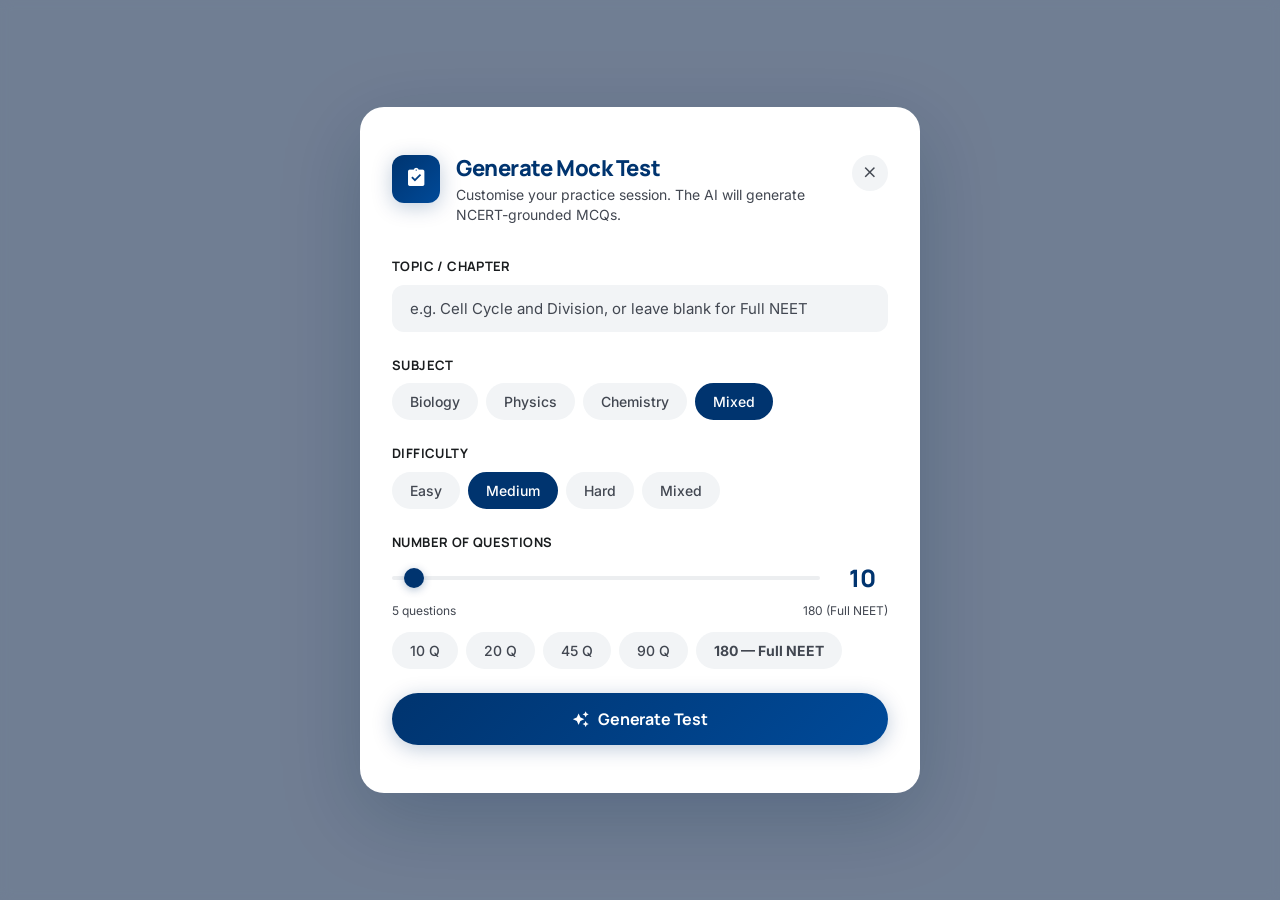
<file: frontend/mock-test.html>
<!DOCTYPE html>
<html lang="en">
<head>
  <meta charset="UTF-8" />
  <meta name="viewport" content="width=device-width, initial-scale=1.0" />
  <title>Mock Test — AI Neet Mentor</title>

  <link href="https://fonts.googleapis.com/css2?family=Manrope:wght@400;600;700;800&family=Inter:wght@400;500;600&display=swap" rel="stylesheet" />
  <link href="https://fonts.googleapis.com/css2?family=Material+Symbols+Outlined:wght,FILL@100..700,0..1&display=swap" rel="stylesheet" />
  <link rel="stylesheet" href="style.css" />

  <style>
    /* ═══════════════════════════════════════════════════════════════════
       MOCK TEST — Full Page Styles
       Academic Sanctuary design system extended for exam context.
    ═══════════════════════════════════════════════════════════════════ */

    :root {
      --color-answered:   #006a6a;
      --color-marked:     #7b5800;
      --color-marked-bg:  #fff8e1;
      --color-wrong:      #ba1a1a;
      --color-wrong-bg:   #fff0f0;
      --color-correct-bg: #e6f4ea;
      --color-correct:    #1a6b3c;
      --color-unanswered: #6b7280;
      --timer-warning:    #ba1a1a;
    }

    /* ── Backdrop overlay ── */
    .modal-backdrop {
      position: fixed; inset: 0;
      background: rgba(0, 27, 63, 0.55);
      backdrop-filter: blur(6px);
      -webkit-backdrop-filter: blur(6px);
      z-index: 900;
      display: flex;
      align-items: center;
      justify-content: center;
      padding: var(--space-5);
      animation: backdropIn 0.25s ease;
    }
    @keyframes backdropIn { from { opacity: 0; } to { opacity: 1; } }
    .modal-backdrop.hidden { display: none; }

    /* ════════════════════════════════════════
       CONFIG MODAL
    ════════════════════════════════════════ */
    .config-modal {
      background: var(--color-white);
      border-radius: var(--radius-xl);
      width: 100%;
      max-width: 560px;
      padding: var(--space-7) var(--space-6);
      box-shadow: 0 24px 80px rgba(0, 27, 63, 0.22);
      animation: modalSlideUp 0.3s cubic-bezier(0.16, 1, 0.3, 1);
      position: relative;
    }
    @keyframes modalSlideUp {
      from { opacity: 0; transform: translateY(24px) scale(0.97); }
      to   { opacity: 1; transform: translateY(0) scale(1); }
    }

    .config-modal-header {
      display: flex;
      align-items: flex-start;
      justify-content: space-between;
      gap: var(--space-4);
      margin-bottom: var(--space-6);
    }
    .config-modal-icon {
      width: 48px; height: 48px;
      border-radius: var(--radius-md);
      background: linear-gradient(135deg, #00346f 0%, #004a99 100%);
      display: flex; align-items: center; justify-content: center;
      flex-shrink: 0;
      box-shadow: var(--shadow-btn);
    }
    .config-modal-icon .material-symbols-outlined { color: #fff; font-size: 1.4rem; }
    .config-modal-titles { flex: 1; }
    .config-modal-title {
      font-family: var(--font-headline);
      font-size: 1.375rem;
      font-weight: 800;
      color: var(--color-primary);
      letter-spacing: -0.02em;
      line-height: 1.2;
    }
    .config-modal-subtitle {
      font-size: 0.875rem;
      color: var(--color-text-muted);
      margin-top: 4px;
      line-height: 1.45;
    }
    .modal-close-btn {
      width: 36px; height: 36px;
      border-radius: var(--radius-pill);
      background: var(--color-surface-low);
      display: flex; align-items: center; justify-content: center;
      flex-shrink: 0;
      transition: background 0.2s;
    }
    .modal-close-btn:hover { background: var(--color-surface-card); }
    .modal-close-btn .material-symbols-outlined { font-size: 1.1rem; color: var(--color-text-muted); }

    /* Config form fields */
    .config-field { margin-bottom: var(--space-5); }
    .config-label {
      display: block;
      font-family: var(--font-headline);
      font-size: 0.8125rem;
      font-weight: 700;
      color: var(--color-text-primary);
      letter-spacing: 0.03em;
      text-transform: uppercase;
      margin-bottom: var(--space-2);
    }
    .config-input {
      width: 100%;
      padding: 12px var(--space-4);
      border-radius: var(--radius-md);
      background: var(--color-surface-low);
      border: 2px solid transparent;
      font-family: var(--font-body);
      font-size: 0.9375rem;
      color: var(--color-text-primary);
      outline: none;
      transition: border-color 0.2s, background 0.2s;
    }
    .config-input:focus {
      background: var(--color-white);
      border-color: var(--color-primary);
    }
    .config-input::placeholder { color: var(--color-text-muted); }

    /* Pill button groups */
    .pill-group {
      display: flex;
      gap: var(--space-2);
      flex-wrap: wrap;
    }
    .pill-opt {
      padding: 8px 16px;
      border-radius: var(--radius-pill);
      background: var(--color-surface-low);
      font-family: var(--font-body);
      font-size: 0.875rem;
      font-weight: 500;
      color: var(--color-text-muted);
      transition: all 0.18s ease;
      border: 2px solid transparent;
    }
    .pill-opt:hover { background: var(--color-surface-card); }
    .pill-opt.active {
      background: var(--color-primary);
      color: #fff;
      border-color: var(--color-primary);
    }

    /* Count slider */
    .count-row {
      display: flex;
      align-items: center;
      gap: var(--space-4);
    }
    .count-display {
      font-family: var(--font-headline);
      font-size: 1.5rem;
      font-weight: 800;
      color: var(--color-primary);
      min-width: 52px;
      text-align: center;
    }
    .count-slider {
      flex: 1;
      -webkit-appearance: none; /*for chrome,safari*/
      appearance: none; /*standard property*/
      height: 4px;
      border-radius: 4px;
      background: var(--color-surface-card);
      outline: none;
    }
    .count-slider::-webkit-slider-thumb {
      -webkit-appearance: none;
      width: 20px; height: 20px;
      border-radius: 50%;
      background: var(--color-primary);
      cursor: pointer;
      box-shadow: 0 2px 8px rgba(0,52,111,0.3);
    }

    /* Generate button */
    .generate-btn {
      width: 100%;
      padding: 15px;
      background: linear-gradient(135deg, #00346f 0%, #004a99 100%);
      color: #fff;
      border-radius: var(--radius-pill);
      font-family: var(--font-headline);
      font-size: 1rem;
      font-weight: 700;
      letter-spacing: -0.01em;
      box-shadow: var(--shadow-btn);
      transition: box-shadow 0.25s ease, transform 0.2s ease;
      margin-top: var(--space-5);
      display: flex;
      align-items: center;
      justify-content: center;
      gap: var(--space-2);
    }
    .generate-btn:hover:not(:disabled) {
      box-shadow: var(--shadow-btn-hover);
      transform: translateY(-1px);
    }
    .generate-btn:disabled { opacity: 0.65; cursor: not-allowed; transform: none; }

    /* Loading state within modal */
    .generating-state {
      text-align: center;
      padding: var(--space-7) var(--space-5);
    }
    .generating-spinner {
      width: 48px; height: 48px;
      border: 3px solid var(--color-surface-card);
      border-top-color: var(--color-primary);
      border-radius: 50%;
      animation: spin 0.8s linear infinite;
      margin: 0 auto var(--space-4);
    }
    @keyframes spin { to { transform: rotate(360deg); } }
    .generating-title {
      font-family: var(--font-headline);
      font-size: 1.125rem;
      font-weight: 700;
      color: var(--color-primary);
      margin-bottom: var(--space-2);
    }
    .generating-subtitle {
      font-size: 0.875rem;
      color: var(--color-text-muted);
      line-height: 1.5;
    }
    .generating-progress-bar {
      height: 3px;
      background: var(--color-surface-card);
      border-radius: 3px;
      margin-top: var(--space-5);
      overflow: hidden;
    }
    .generating-progress-fill {
      height: 100%;
      background: linear-gradient(90deg, #00346f, #006a6a);
      border-radius: 3px;
      animation: progressFill 18s ease-out forwards;
    }
    @keyframes progressFill { from { width: 0%; } to { width: 92%; } }

    /* ════════════════════════════════════════
       TEST INTERFACE (full screen)
    ════════════════════════════════════════ */
    .test-shell {
      position: fixed; inset: 0;
      background: var(--color-surface);
      z-index: 800;
      display: flex;
      flex-direction: column;
      overflow: hidden;
    }
    .test-shell.hidden { display: none; }

    /* Test header */
    .test-header {
      background: rgba(248,249,251,0.96);
      backdrop-filter: blur(20px);
      border-bottom: 1px solid var(--color-border);
      padding: 0 var(--space-5);
      height: 60px;
      display: flex;
      align-items: center;
      justify-content: space-between;
      flex-shrink: 0;
    }
    .test-header-left {
      display: flex;
      align-items: center;
      gap: var(--space-3);
    }
    .test-logo-text {
      font-family: var(--font-headline);
      font-size: 0.9375rem;
      font-weight: 800;
      color: var(--color-primary);
      letter-spacing: -0.02em;
    }
    .test-topic-badge {
      font-size: 0.6875rem;
      font-weight: 700;
      letter-spacing: 0.06em;
      text-transform: uppercase;
      color: var(--color-text-muted);
      background: var(--color-surface-card);
      padding: 4px 10px;
      border-radius: var(--radius-pill);
    }
    .test-header-center {
      display: flex;
      align-items: center;
      gap: var(--space-3);
    }
    .timer-display {
      display: flex;
      align-items: center;
      gap: 8px;
      font-family: var(--font-headline);
      font-size: 1.375rem;
      font-weight: 800;
      color: var(--color-primary);
      letter-spacing: -0.03em;
    }
    .timer-display.warning { color: var(--timer-warning); }
    .timer-icon { font-size: 1rem; color: var(--color-text-muted); }
    .test-header-right {
      display: flex;
      align-items: center;
      gap: var(--space-2);
    }
    .test-ctrl-btn {
      width: 36px; height: 36px;
      border-radius: var(--radius-pill);
      background: var(--color-surface-low);
      display: flex; align-items: center; justify-content: center;
      transition: background 0.18s;
    }
    .test-ctrl-btn:hover { background: var(--color-surface-card); }
    .test-ctrl-btn .material-symbols-outlined { font-size: 1.1rem; color: var(--color-text-muted); }

    /* Test body — two column */
    .test-body {
      flex: 1;
      display: grid;
      grid-template-columns: 1fr 280px;
      gap: 0;
      overflow: hidden;
      max-width: 1200px;
      width: 100%;
      margin: 0 auto;
      padding: var(--space-5);
      gap: var(--space-5);
    }

    /* Question panel */
    .question-panel {
      background: var(--color-white);
      border-radius: var(--radius-xl);
      padding: var(--space-6);
      overflow-y: auto;
      box-shadow: var(--shadow-card);
      display: flex;
      flex-direction: column;
    }
    .question-meta {
      display: flex;
      align-items: center;
      justify-content: space-between;
      margin-bottom: var(--space-5);
      flex-wrap: wrap;
      gap: var(--space-2);
    }
    .q-counter {
      font-family: var(--font-headline);
      font-size: 0.8125rem;
      font-weight: 600;
      color: var(--color-text-muted);
      background: var(--color-surface-low);
      padding: 5px 12px;
      border-radius: var(--radius-pill);
    }
    .q-tags {
      display: flex;
      gap: var(--space-2);
      align-items: center;
    }
    .q-subject-tag {
      font-size: 0.6875rem;
      font-weight: 700;
      letter-spacing: 0.06em;
      text-transform: uppercase;
      padding: 4px 10px;
      border-radius: var(--radius-pill);
    }
    .q-subject-tag.bio  { background: #e6f4ea; color: #1a6b3c; }
    .q-subject-tag.phy  { background: #e8eaf6; color: #283593; }
    .q-subject-tag.che  { background: #fff3e0; color: #e65100; }
    .q-marks-tag {
      font-size: 0.6875rem;
      font-weight: 700;
      letter-spacing: 0.06em;
      text-transform: uppercase;
      padding: 4px 10px;
      border-radius: var(--radius-pill);
      background: var(--color-surface-card);
      color: var(--color-text-muted);
    }

    .question-text {
      font-family: var(--font-headline);
      font-size: 1.1rem;
      font-weight: 700;
      color: var(--color-text-primary);
      line-height: 1.55;
      margin-bottom: var(--space-6);
      letter-spacing: -0.01em;
    }

    /* Options */
    .options-list {
      display: flex;
      flex-direction: column;
      gap: var(--space-3);
      flex: 1;
    }
    .option-item {
      display: flex;
      align-items: center;
      gap: var(--space-4);
      padding: 14px var(--space-4);
      border-radius: var(--radius-lg);
      background: var(--color-surface-low);
      cursor: pointer;
      transition: all 0.2s cubic-bezier(0.16, 1, 0.3, 1);
      border: 2px solid transparent;
    }
    .option-item:hover:not(.selected) {
      background: var(--color-surface-card);
      border-color: rgba(194,198,211,0.3);
    }
    .option-item.selected {
      background: rgba(0, 52, 111, 0.06);
      border-color: var(--color-primary);
    }
    .option-radio {
      width: 22px; height: 22px;
      border-radius: 50%;
      border: 2px solid var(--color-surface-card);
      flex-shrink: 0;
      display: flex; align-items: center; justify-content: center;
      transition: all 0.18s;
      background: var(--color-white);
    }
    .option-item.selected .option-radio {
      border-color: var(--color-primary);
      background: var(--color-primary);
    }
    .option-radio-dot {
      width: 8px; height: 8px;
      border-radius: 50%;
      background: #fff;
      opacity: 0;
      transition: opacity 0.15s;
    }
    .option-item.selected .option-radio-dot { opacity: 1; }
    .option-letter {
      font-family: var(--font-headline);
      font-size: 0.75rem;
      font-weight: 800;
      color: var(--color-text-muted);
      letter-spacing: 0.05em;
      min-width: 20px;
    }
    .option-item.selected .option-letter { color: var(--color-primary); }
    .option-text {
      font-size: 0.9375rem;
      color: var(--color-text-primary);
      line-height: 1.4;
      flex: 1;
    }

    /* Nav footer */
    .question-nav {
      display: flex;
      align-items: center;
      justify-content: space-between;
      margin-top: var(--space-6);
      padding-top: var(--space-5);
      border-top: 1px solid var(--color-border);
    }
    .nav-btn-ghost {
      display: flex; align-items: center; gap: 6px;
      font-family: var(--font-headline);
      font-size: 0.9rem;
      font-weight: 600;
      color: var(--color-text-muted);
      padding: 8px 14px;
      border-radius: var(--radius-pill);
      transition: all 0.18s;
    }
    .nav-btn-ghost:hover { background: var(--color-surface-low); color: var(--color-text-primary); }
    .nav-btn-ghost:disabled { opacity: 0.35; cursor: not-allowed; }
    .nav-btn-ghost .material-symbols-outlined { font-size: 1rem; }

    .mark-review-btn {
      display: flex; align-items: center; gap: 6px;
      font-family: var(--font-body);
      font-size: 0.875rem;
      font-weight: 500;
      color: var(--color-marked);
      background: var(--color-marked-bg);
      padding: 8px 16px;
      border-radius: var(--radius-pill);
      transition: all 0.2s;
    }
    .mark-review-btn:hover { opacity: 0.85; }
    .mark-review-btn.marked {
      background: var(--color-marked);
      color: #fff;
    }
    .mark-review-btn .material-symbols-outlined { font-size: 1rem; }

    .clear-btn {
      font-size: 0.875rem;
      font-weight: 500;
      color: var(--color-text-muted);
      padding: 8px 14px;
      border-radius: var(--radius-pill);
      transition: all 0.18s;
    }
    .clear-btn:hover { background: var(--color-surface-low); }

    .next-btn {
      display: flex; align-items: center; gap: 6px;
      background: linear-gradient(135deg, #00346f 0%, #004a99 100%);
      color: #fff;
      font-family: var(--font-headline);
      font-size: 0.9375rem;
      font-weight: 700;
      padding: 10px 22px;
      border-radius: var(--radius-pill);
      box-shadow: var(--shadow-btn);
      transition: all 0.2s;
      letter-spacing: -0.01em;
    }
    .next-btn:hover { box-shadow: var(--shadow-btn-hover); transform: translateY(-1px); }
    .next-btn .material-symbols-outlined { font-size: 1rem; }

    /* ── Sidebar ── */
    .sidebar-panel {
      background: var(--color-white);
      border-radius: var(--radius-xl);
      padding: var(--space-5);
      display: flex;
      flex-direction: column;
      box-shadow: var(--shadow-card);
      overflow-y: auto;
    }
    .sidebar-title {
      font-family: var(--font-headline);
      font-size: 0.8125rem;
      font-weight: 800;
      letter-spacing: 0.05em;
      text-transform: uppercase;
      color: var(--color-text-muted);
      margin-bottom: 4px;
    }
    .sidebar-total {
      font-size: 0.8125rem;
      color: var(--color-text-muted);
      margin-bottom: var(--space-4);
    }

    /* Subject filter tabs */
    .sidebar-tabs {
      display: flex;
      gap: 6px;
      margin-bottom: var(--space-4);
      flex-wrap: wrap;
    }
    .sidebar-tab {
      font-size: 0.6875rem;
      font-weight: 700;
      letter-spacing: 0.05em;
      text-transform: uppercase;
      padding: 5px 10px;
      border-radius: var(--radius-pill);
      background: var(--color-surface-low);
      color: var(--color-text-muted);
      transition: all 0.18s;
    }
    .sidebar-tab.active {
      background: var(--color-primary);
      color: #fff;
    }

    /* Question number grid */
    .q-grid {
      display: grid;
      grid-template-columns: repeat(5, 1fr);
      gap: 8px;
      margin-bottom: var(--space-5);
      flex: 1;
    }
    .q-grid-btn {
      aspect-ratio: 1;
      border-radius: var(--radius-sm);
      font-family: var(--font-headline);
      font-size: 0.8125rem;
      font-weight: 700;
      color: var(--color-text-muted);
      background: var(--color-surface-low);
      transition: all 0.18s;
      position: relative;
    }
    .q-grid-btn:hover { transform: scale(1.05); }
    .q-grid-btn.current {
      background: var(--color-primary);
      color: #fff;
      box-shadow: var(--shadow-btn);
    }
    .q-grid-btn.answered {
      background: var(--color-answered);
      color: #fff;
    }
    .q-grid-btn.marked {
      background: var(--color-marked);
      color: #fff;
    }
    .q-grid-btn.marked::after {
      content: '';
      position: absolute;
      top: 3px; right: 3px;
      width: 6px; height: 6px;
      border-radius: 50%;
      background: #ffd600;
    }

    /* Legend */
    .legend {
      display: flex;
      flex-direction: column;
      gap: 8px;
      margin-bottom: var(--space-5);
    }
    .legend-item {
      display: flex;
      align-items: center;
      gap: 8px;
      font-size: 0.8rem;
      color: var(--color-text-muted);
    }
    .legend-dot {
      width: 12px; height: 12px;
      border-radius: 3px;
      flex-shrink: 0;
    }
    .legend-dot.answered { background: var(--color-answered); }
    .legend-dot.marked   { background: var(--color-marked); }
    .legend-dot.visited  { background: var(--color-surface-card); border: 1.5px solid #c2c6d3; }

    /* Submit button */
    .submit-exam-btn {
      width: 100%;
      padding: 13px;
      background: linear-gradient(135deg, #00346f 0%, #004a99 100%);
      color: #fff;
      border-radius: var(--radius-lg);
      font-family: var(--font-headline);
      font-size: 0.9375rem;
      font-weight: 700;
      box-shadow: var(--shadow-btn);
      transition: all 0.2s;
    }
    .submit-exam-btn:hover {
      box-shadow: var(--shadow-btn-hover);
      transform: translateY(-1px);
    }

    /* ════════════════════════════════════════
       RESULTS PAGE
    ════════════════════════════════════════ */
    .results-shell {
      position: fixed; inset: 0;
      background: var(--color-surface);
      z-index: 800;
      overflow-y: auto;
    }
    .results-shell.hidden { display: none; }

    .results-container {
      max-width: 860px;
      margin: 0 auto;
      padding: var(--space-7) var(--space-5);
    }

    /* Back nav */
    .results-back {
      display: flex; align-items: center; gap: 6px;
      font-family: var(--font-headline);
      font-size: 0.9rem;
      font-weight: 700;
      color: var(--color-primary);
      margin-bottom: var(--space-6);
      padding: 8px 14px;
      border-radius: var(--radius-pill);
      display: inline-flex;
      transition: background 0.18s;
    }
    .results-back:hover { background: var(--color-surface-card); }
    .results-back .material-symbols-outlined { font-size: 1rem; }

    /* Score hero */
    .score-hero {
      background: linear-gradient(135deg, #00346f 0%, #004a99 100%);
      border-radius: var(--radius-xl);
      padding: var(--space-7) var(--space-6);
      color: #fff;
      display: grid;
      grid-template-columns: 1fr auto;
      gap: var(--space-5);
      align-items: center;
      margin-bottom: var(--space-5);
      position: relative;
      overflow: hidden;
    }
    .score-hero::before {
      content: '';
      position: absolute;
      top: -40px; right: -40px;
      width: 180px; height: 180px;
      border-radius: 50%;
      background: rgba(255,255,255,0.05);
    }
    .score-topic {
      font-size: 0.8125rem;
      font-weight: 700;
      letter-spacing: 0.06em;
      text-transform: uppercase;
      opacity: 0.65;
      margin-bottom: var(--space-2);
    }
    .score-headline {
      font-family: var(--font-headline);
      font-size: 1.75rem;
      font-weight: 800;
      letter-spacing: -0.02em;
      line-height: 1.2;
      margin-bottom: var(--space-2);
    }
    .score-meta {
      font-size: 0.9rem;
      opacity: 0.75;
    }
    .score-circle {
      width: 100px; height: 100px;
      border-radius: 50%;
      background: rgba(255,255,255,0.12);
      border: 3px solid rgba(255,255,255,0.3);
      display: flex; flex-direction: column; align-items: center; justify-content: center;
      flex-shrink: 0;
    }
    .score-pct {
      font-family: var(--font-headline);
      font-size: 1.75rem;
      font-weight: 800;
      line-height: 1;
    }
    .score-pct-label {
      font-size: 0.6875rem;
      opacity: 0.65;
      letter-spacing: 0.04em;
    }

    /* Stats row */
    .stats-row {
      display: grid;
      grid-template-columns: repeat(4, 1fr);
      gap: var(--space-3);
      margin-bottom: var(--space-6);
    }
    .stat-card {
      background: var(--color-white);
      border-radius: var(--radius-lg);
      padding: var(--space-4) var(--space-4);
      box-shadow: var(--shadow-card);
      text-align: center;
    }
    .stat-number {
      font-family: var(--font-headline);
      font-size: 1.5rem;
      font-weight: 800;
      letter-spacing: -0.02em;
      margin-bottom: 4px;
    }
    .stat-number.correct  { color: var(--color-correct); }
    .stat-number.wrong    { color: var(--color-wrong); }
    .stat-number.skipped  { color: var(--color-unanswered); }
    .stat-number.marked   { color: var(--color-marked); }
    .stat-label {
      font-size: 0.75rem;
      color: var(--color-text-muted);
      font-weight: 500;
      text-transform: uppercase;
      letter-spacing: 0.04em;
    }

    /* Subject breakdown */
    .breakdown-section {
      background: var(--color-white);
      border-radius: var(--radius-xl);
      padding: var(--space-5) var(--space-6);
      box-shadow: var(--shadow-card);
      margin-bottom: var(--space-5);
    }
    .section-title {
      font-family: var(--font-headline);
      font-size: 1rem;
      font-weight: 800;
      color: var(--color-primary);
      letter-spacing: -0.01em;
      margin-bottom: var(--space-4);
    }
    .breakdown-row {
      display: flex;
      align-items: center;
      gap: var(--space-4);
      margin-bottom: var(--space-3);
    }
    .breakdown-label {
      font-size: 0.875rem;
      font-weight: 600;
      color: var(--color-text-primary);
      min-width: 80px;
    }
    .breakdown-bar-wrap {
      flex: 1;
      height: 8px;
      background: var(--color-surface-low);
      border-radius: 8px;
      overflow: hidden;
    }
    .breakdown-bar-fill {
      height: 100%;
      border-radius: 8px;
      transition: width 1s cubic-bezier(0.16, 1, 0.3, 1);
    }
    .breakdown-bar-fill.bio { background: linear-gradient(90deg, #006a6a, #00897b); }
    .breakdown-bar-fill.phy { background: linear-gradient(90deg, #283593, #3949ab); }
    .breakdown-bar-fill.che { background: linear-gradient(90deg, #e65100, #ef6c00); }
    .breakdown-score {
      font-family: var(--font-headline);
      font-size: 0.875rem;
      font-weight: 700;
      color: var(--color-text-muted);
      min-width: 60px;
      text-align: right;
    }

    /* Review questions */
    .review-section {
      margin-bottom: var(--space-5);
    }
    .review-section-header {
      display: flex;
      align-items: center;
      gap: var(--space-3);
      margin-bottom: var(--space-4);
    }
    .review-section-title {
      font-family: var(--font-headline);
      font-size: 1rem;
      font-weight: 800;
      color: var(--color-text-primary);
      letter-spacing: -0.01em;
    }
    .review-badge {
      font-size: 0.6875rem;
      font-weight: 700;
      letter-spacing: 0.04em;
      padding: 3px 10px;
      border-radius: var(--radius-pill);
    }
    .review-badge.wrong  { background: var(--color-wrong-bg); color: var(--color-wrong); }
    .review-badge.marked { background: var(--color-marked-bg); color: var(--color-marked); }

    /* Review question card */
    .review-card {
      background: var(--color-white);
      border-radius: var(--radius-xl);
      overflow: hidden;
      box-shadow: var(--shadow-card);
      margin-bottom: var(--space-4);
    }
    .review-card-header {
      padding: var(--space-4) var(--space-5);
      display: flex;
      align-items: flex-start;
      justify-content: space-between;
      gap: var(--space-3);
    }
    .review-q-num {
      font-family: var(--font-headline);
      font-size: 0.8125rem;
      font-weight: 700;
      color: var(--color-text-muted);
    }
    .review-q-status {
      font-size: 0.75rem;
      font-weight: 700;
      padding: 3px 10px;
      border-radius: var(--radius-pill);
    }
    .review-q-status.wrong   { background: var(--color-wrong-bg); color: var(--color-wrong); }
    .review-q-status.marked  { background: var(--color-marked-bg); color: var(--color-marked); }
    .review-q-status.correct { background: var(--color-correct-bg); color: var(--color-correct); }
    .review-q-text {
      padding: 0 var(--space-5) var(--space-4);
      font-family: var(--font-headline);
      font-size: 0.95rem;
      font-weight: 600;
      color: var(--color-text-primary);
      line-height: 1.5;
    }

    /* Review options */
    .review-options {
      padding: 0 var(--space-5) var(--space-4);
      display: flex;
      flex-direction: column;
      gap: 8px;
    }
    .review-option {
      padding: 10px var(--space-4);
      border-radius: var(--radius-md);
      font-size: 0.875rem;
      background: var(--color-surface-low);
      color: var(--color-text-muted);
      display: flex;
      align-items: center;
      gap: var(--space-3);
    }
    .review-option.correct-ans {
      background: var(--color-correct-bg);
      color: var(--color-correct);
      font-weight: 600;
    }
    .review-option.student-wrong {
      background: var(--color-wrong-bg);
      color: var(--color-wrong);
    }
    .review-option-icon { font-size: 0.9rem; }

    /* AI explanation block */
    .ai-explanation {
      margin: 0 var(--space-5) var(--space-5);
      background: var(--color-surface-low);
      border-radius: var(--radius-lg);
      padding: var(--space-4);
      border-left: 3px solid var(--color-primary);
    }
    .ai-explanation-header {
      display: flex;
      align-items: center;
      gap: 6px;
      font-size: 0.75rem;
      font-weight: 700;
      color: var(--color-primary);
      letter-spacing: 0.04em;
      text-transform: uppercase;
      margin-bottom: var(--space-3);
    }
    .ai-explanation-header .material-symbols-outlined { font-size: 0.9rem; }
    .ai-explanation-text {
      font-size: 0.9rem;
      color: var(--color-text-primary);
      line-height: 1.65;
    }
    .ai-explanation-loading {
      display: flex;
      align-items: center;
      gap: 8px;
      font-size: 0.875rem;
      color: var(--color-text-muted);
    }
    .ai-explanation-loading-dot {
      width: 6px; height: 6px;
      border-radius: 50%;
      background: var(--color-primary);
      animation: dotPulse 1.4s ease-in-out infinite;
    }
    .ai-explanation-loading-dot:nth-child(2) { animation-delay: 0.2s; }
    .ai-explanation-loading-dot:nth-child(3) { animation-delay: 0.4s; }
    @keyframes dotPulse {
      0%, 80%, 100% { opacity: 0.3; transform: scale(0.8); }
      40% { opacity: 1; transform: scale(1); }
    }

    /* Retake CTA */
    .retake-bar {
      display: flex;
      gap: var(--space-3);
      flex-wrap: wrap;
    }
    .retake-btn {
      display: flex; align-items: center; gap: 6px;
      background: linear-gradient(135deg, #00346f 0%, #004a99 100%);
      color: #fff;
      border-radius: var(--radius-pill);
      font-family: var(--font-headline);
      font-size: 0.9375rem;
      font-weight: 700;
      padding: 12px 24px;
      box-shadow: var(--shadow-btn);
      transition: all 0.2s;
    }
    .retake-btn:hover { box-shadow: var(--shadow-btn-hover); transform: translateY(-1px); }
    .back-chat-btn {
      display: flex; align-items: center; gap: 6px;
      background: var(--color-white);
      color: var(--color-primary);
      border-radius: var(--radius-pill);
      font-family: var(--font-headline);
      font-size: 0.9375rem;
      font-weight: 700;
      padding: 12px 24px;
      box-shadow: var(--shadow-card);
      border: 1.5px solid var(--color-border);
      transition: all 0.2s;
    }
    .back-chat-btn:hover { box-shadow: var(--shadow-card-hover); }
    .back-chat-btn .material-symbols-outlined,
    .retake-btn .material-symbols-outlined { font-size: 1rem; }

    /* Submit confirm modal */
    .confirm-modal {
      background: var(--color-white);
      border-radius: var(--radius-xl);
      padding: var(--space-6);
      max-width: 420px;
      width: 100%;
      box-shadow: 0 24px 80px rgba(0,27,63,0.22);
      animation: modalSlideUp 0.25s cubic-bezier(0.16, 1, 0.3, 1);
      text-align: center;
    }
    .confirm-icon {
      width: 56px; height: 56px;
      border-radius: 50%;
      background: rgba(0,52,111,0.08);
      display: flex; align-items: center; justify-content: center;
      margin: 0 auto var(--space-4);
    }
    .confirm-icon .material-symbols-outlined { font-size: 1.5rem; color: var(--color-primary); }
    .confirm-title {
      font-family: var(--font-headline);
      font-size: 1.25rem;
      font-weight: 800;
      color: var(--color-text-primary);
      letter-spacing: -0.01em;
      margin-bottom: var(--space-2);
    }
    .confirm-body {
      font-size: 0.9rem;
      color: var(--color-text-muted);
      line-height: 1.55;
      margin-bottom: var(--space-5);
    }
    .confirm-summary {
      display: grid;
      grid-template-columns: repeat(3, 1fr);
      gap: var(--space-3);
      margin-bottom: var(--space-5);
    }
    .confirm-stat {
      background: var(--color-surface-low);
      border-radius: var(--radius-md);
      padding: var(--space-3);
    }
    .confirm-stat-num {
      font-family: var(--font-headline);
      font-size: 1.25rem;
      font-weight: 800;
      color: var(--color-text-primary);
    }
    .confirm-stat-lbl {
      font-size: 0.7rem;
      color: var(--color-text-muted);
      text-transform: uppercase;
      letter-spacing: 0.04em;
      margin-top: 2px;
    }
    .confirm-actions {
      display: flex;
      gap: var(--space-3);
    }
    .confirm-cancel {
      flex: 1;
      padding: 12px;
      border-radius: var(--radius-pill);
      background: var(--color-surface-low);
      font-family: var(--font-headline);
      font-weight: 700;
      font-size: 0.9375rem;
      color: var(--color-text-muted);
      transition: background 0.18s;
    }
    .confirm-cancel:hover { background: var(--color-surface-card); }
    .confirm-submit {
      flex: 1.5;
      padding: 12px;
      border-radius: var(--radius-pill);
      background: linear-gradient(135deg, #00346f 0%, #004a99 100%);
      font-family: var(--font-headline);
      font-weight: 700;
      font-size: 0.9375rem;
      color: #fff;
      box-shadow: var(--shadow-btn);
      transition: all 0.18s;
    }
    .confirm-submit:hover { box-shadow: var(--shadow-btn-hover); }

    /* Responsive */
    @media (max-width: 768px) {
      .test-body { grid-template-columns: 1fr; grid-template-rows: 1fr auto; }
      .sidebar-panel { max-height: 220px; }
      .stats-row { grid-template-columns: repeat(2, 1fr); }
      .score-hero { grid-template-columns: 1fr; }
      .score-circle { display: none; }
    }

    /* Animations */
    @keyframes fadeUp {
      from { opacity: 0; transform: translateY(12px); }
      to   { opacity: 1; transform: translateY(0); }
    }
    .fade-up { animation: fadeUp 0.35s ease both; }
  </style>
</head>

<body>

<!-- ══════════════════════════════════════════════════════
     CONFIG MODAL
══════════════════════════════════════════════════════ -->
<div class="modal-backdrop" id="configBackdrop">
  <div class="config-modal" id="configModal">

    <!-- Config Form -->
    <div id="configForm">
      <div class="config-modal-header">
        <div class="config-modal-icon">
          <span class="material-symbols-outlined" style="font-variation-settings:'FILL' 1;">assignment_turned_in</span>
        </div>
        <div class="config-modal-titles">
          <div class="config-modal-title">Generate Mock Test</div>
          <div class="config-modal-subtitle">Customise your practice session. The AI will generate NCERT-grounded MCQs.</div>
        </div>
        <button class="modal-close-btn" onclick="closeConfigModal()" aria-label="Close">
          <span class="material-symbols-outlined">close</span>
        </button>
      </div>

      <!-- Topic -->
      <div class="config-field">
        <label class="config-label" for="topicInput">Topic / Chapter</label>
        <input type="text" id="topicInput" class="config-input"
               placeholder="e.g. Cell Cycle and Division, or leave blank for Full NEET"
               value="" />
      </div>

      <!-- Subject -->
      <div class="config-field">
        <label class="config-label">Subject</label>
        <div class="pill-group" id="subjectGroup">
          <button class="pill-opt" data-value="Biology"   onclick="setPill('subjectGroup', this)">Biology</button>
          <button class="pill-opt" data-value="Physics"   onclick="setPill('subjectGroup', this)">Physics</button>
          <button class="pill-opt" data-value="Chemistry" onclick="setPill('subjectGroup', this)">Chemistry</button>
          <button class="pill-opt active" data-value="Mixed"     onclick="setPill('subjectGroup', this)">Mixed</button>
        </div>
      </div>

      <!-- Difficulty -->
      <div class="config-field">
        <label class="config-label">Difficulty</label>
        <div class="pill-group" id="diffGroup">
          <button class="pill-opt" data-value="Easy"   onclick="setPill('diffGroup', this)">Easy</button>
          <button class="pill-opt active" data-value="Medium" onclick="setPill('diffGroup', this)">Medium</button>
          <button class="pill-opt" data-value="Hard"   onclick="setPill('diffGroup', this)">Hard</button>
          <button class="pill-opt" data-value="Mixed"  onclick="setPill('diffGroup', this)">Mixed</button>
        </div>
      </div>

      <!-- Question count -->
      <div class="config-field">
        <label class="config-label">Number of Questions</label>
        <div class="count-row">
          <input type="range" class="count-slider" id="countSlider"
                 min="5" max="180" step="5" value="10"
                 oninput="updateCount(this.value)" />
          <div class="count-display" id="countDisplay">10</div>
        </div>
        <div style="display:flex;justify-content:space-between;margin-top:6px;">
          <span style="font-size:0.75rem;color:var(--color-text-muted);">5 questions</span>
          <span style="font-size:0.75rem;color:var(--color-text-muted);">180 (Full NEET)</span>
        </div>
        <!-- Quick presets -->
        <div class="pill-group" style="margin-top:var(--space-3);">
          <button class="pill-opt" onclick="setCountPreset(10)">10 Q</button>
          <button class="pill-opt" onclick="setCountPreset(20)">20 Q</button>
          <button class="pill-opt" onclick="setCountPreset(45)">45 Q</button>
          <button class="pill-opt" onclick="setCountPreset(90)">90 Q</button>
          <button class="pill-opt" onclick="setCountPreset(180)" style="font-weight:700;">180 — Full NEET</button>
        </div>
      </div>

      <button class="generate-btn" id="generateBtn" onclick="startGeneration()">
        <span class="material-symbols-outlined" style="font-size:1.1rem;font-variation-settings:'FILL' 1;">auto_awesome</span>
        Generate Test
      </button>
    </div>

    <!-- Generating state (hidden initially) -->
    <div id="generatingState" class="generating-state" style="display:none;">
      <div class="generating-spinner"></div>
      <div class="generating-title" id="generatingTitle">Crafting your questions…</div>
      <div class="generating-subtitle" id="generatingSubtitle">The AI is generating NCERT-grounded MCQs.<br>This takes about 10–20 seconds.</div>
      <div class="generating-progress-bar">
        <div class="generating-progress-fill" id="genProgressFill"></div>
      </div>
    </div>

  </div>
</div>


<!-- ══════════════════════════════════════════════════════
     TEST INTERFACE
══════════════════════════════════════════════════════ -->
<div class="test-shell hidden" id="testShell">

  <!-- Header -->
  <header class="test-header">
    <div class="test-header-left">
      <span class="test-logo-text">NEET Mock Test</span>
      <span class="test-topic-badge" id="testTopicBadge">LOADING…</span>
    </div>
    <div class="test-header-center">
      <span class="material-symbols-outlined timer-icon" style="font-variation-settings:'FILL' 1;">timer</span>
      <div class="timer-display" id="timerDisplay">--:--:--</div>
    </div>
    <div class="test-header-right">
      <button class="test-ctrl-btn" id="pauseBtn" onclick="togglePause()" title="Pause timer">
        <span class="material-symbols-outlined" id="pauseIcon">pause</span>
      </button>
      <button class="test-ctrl-btn" onclick="showSubmitConfirm()" title="Submit exam">
        <span class="material-symbols-outlined">logout</span>
      </button>
    </div>
  </header>

  <!-- Body -->
  <div class="test-body">

    <!-- Question panel -->
    <div class="question-panel" id="questionPanel">
      <div class="question-meta">
        <span class="q-counter" id="qCounter">Question 1 of 10</span>
        <div class="q-tags">
          <span class="q-subject-tag bio" id="qSubjectTag">BIOLOGY</span>
          <span class="q-marks-tag">+4 MARKS</span>
        </div>
      </div>

      <div class="question-text" id="questionText">Loading question…</div>

      <div class="options-list" id="optionsList"></div>

      <div class="question-nav">
        <button class="nav-btn-ghost" id="prevBtn" onclick="navigate(-1)" disabled>
          <span class="material-symbols-outlined">chevron_left</span>
          Previous
        </button>

        <div style="display:flex;align-items:center;gap:var(--space-2);">
          <button class="mark-review-btn" id="markBtn" onclick="toggleMarkReview()">
            <span class="material-symbols-outlined" style="font-variation-settings:'FILL' 1;">flag</span>
            Mark for Review
          </button>
          <button class="clear-btn" onclick="clearSelection()">Clear</button>
        </div>

        <button class="next-btn" id="nextBtn" onclick="navigate(1)">
          Next Question
          <span class="material-symbols-outlined">chevron_right</span>
        </button>
      </div>
    </div>

    <!-- Sidebar -->
    <div class="sidebar-panel" id="sidebarPanel">
      <div class="sidebar-title">Question Index</div>
      <div class="sidebar-total" id="sidebarTotal">— Questions Total</div>

      <div class="sidebar-tabs" id="sidebarTabs">
        <button class="sidebar-tab active" data-filter="ALL" onclick="filterSidebar(this)">All</button>
      </div>

      <div class="q-grid" id="qGrid"></div>

      <div class="legend">
        <div class="legend-item"><div class="legend-dot answered"></div> Answered</div>
        <div class="legend-item"><div class="legend-dot marked"></div> Marked for Review</div>
        <div class="legend-item"><div class="legend-dot visited"></div> Not Visited</div>
      </div>

      <button class="submit-exam-btn" onclick="showSubmitConfirm()">Submit Exam</button>
    </div>

  </div>
</div>


<!-- ══════════════════════════════════════════════════════
     SUBMIT CONFIRM MODAL
══════════════════════════════════════════════════════ -->
<div class="modal-backdrop hidden" id="confirmBackdrop">
  <div class="confirm-modal">
    <div class="confirm-icon">
      <span class="material-symbols-outlined" style="font-variation-settings:'FILL' 1;">assignment_turned_in</span>
    </div>
    <div class="confirm-title">Submit Exam?</div>
    <div class="confirm-body">Once submitted you cannot change your answers. Review your attempt below.</div>
    <div class="confirm-summary" id="confirmSummary"></div>
    <div class="confirm-actions">
      <button class="confirm-cancel" onclick="hideSubmitConfirm()">Continue</button>
      <button class="confirm-submit" onclick="submitExam()">Submit Now</button>
    </div>
  </div>
</div>


<!-- ══════════════════════════════════════════════════════
     RESULTS PAGE
══════════════════════════════════════════════════════ -->
<div class="results-shell hidden" id="resultsShell">
  <div class="results-container">

    <button class="results-back" onclick="goBackToChat()">
      <span class="material-symbols-outlined">arrow_back</span>
      Back to Mentor
    </button>

    <!-- Score hero -->
    <div class="score-hero" id="scoreHero">
      <div>
        <div class="score-topic" id="resultsTopic">MOCK TEST</div>
        <div class="score-headline" id="resultsHeadline">Loading results…</div>
        <div class="score-meta" id="resultsMeta"></div>
      </div>
      <div class="score-circle">
        <div class="score-pct" id="scorePct">—</div>
        <div class="score-pct-label">SCORE</div>
      </div>
    </div>

    <!-- Stats row -->
    <div class="stats-row" id="statsRow"></div>

    <!-- Subject breakdown -->
    <div class="breakdown-section" id="breakdownSection">
      <div class="section-title">Subject-wise Performance</div>
      <div id="breakdownBars"></div>
    </div>

    <!-- Review sections -->
    <div id="reviewSections"></div>

    <!-- Retake CTA -->
    <div class="retake-bar">
      <button class="retake-btn" onclick="retakeTest()">
        <span class="material-symbols-outlined" style="font-variation-settings:'FILL' 1;">replay</span>
        Retake Test
      </button>
      <button class="back-chat-btn" onclick="goBackToChat()">
        <span class="material-symbols-outlined">chat</span>
        Back to Mentor
      </button>
    </div>

  </div>
</div>


<script>
/* ═══════════════════════════════════════════════════════════════════════════
   MOCK TEST — Full State Machine
   ═══════════════════════════════════════════════════════════════════════════

   STATE:
     testData        — { test_id, topic, subject, difficulty, questions[] }
     answers         — { qIndex: optionIndex } (null = unanswered)
     markedReview    — Set of question indices
     currentQ        — current question index (0-based)
     timerSeconds    — countdown
     timerPaused     — bool
     sidebarFilter   — 'ALL'|'BIO'|'PHY'|'CHE'

   API endpoints:
     POST /api/mock/generate  → testData
     POST /api/mock/explain   → { explanation }
*/

const API_BASE = (
  window.location.protocol === 'file:' || window.location.port === '5500'
) ? 'http://127.0.0.1:5000' : '';

/* ── State ───────────────────────────────────────────────────────────────── */
let testData     = null;
let answers      = {};        // { 0: 2, 1: null, ... }
let markedReview = new Set();
let currentQ     = 0;
let timerSeconds = 0;
let timerInterval = null;
let timerPaused  = false;
let sidebarFilter = 'ALL';
let testConfig   = {};

function setCountPreset(n) {
  const slider = document.getElementById('countSlider');
  slider.value = n;
  updateCount(n);
}

/* ── Keyboard navigation ─────────────────────────────────────────────────── */
document.addEventListener('keydown', e => {
  // Only active during test
  if (document.getElementById('testShell').classList.contains('hidden')) return;
  // Don't hijack if typing in an input
  if (e.target.tagName === 'INPUT' || e.target.tagName === 'TEXTAREA') return;

  if (e.key === 'ArrowRight' || e.key === 'ArrowDown') { e.preventDefault(); navigate(1); }
  if (e.key === 'ArrowLeft'  || e.key === 'ArrowUp')   { e.preventDefault(); navigate(-1); }

  // 1–4 keys to select options
  const optMap = { '1': 0, '2': 1, '3': 2, '4': 3 };
  if (optMap[e.key] !== undefined) selectOption(optMap[e.key]);

  // M = mark for review
  if (e.key === 'm' || e.key === 'M') toggleMarkReview();
});

/* ── Config modal helpers ────────────────────────────────────────────────── */

function getPillValue(groupId) {
  const active = document.querySelector(`#${groupId} .pill-opt.active`);
  return active ? active.dataset.value : null;
}

function setPill(groupId, btn) {
  document.querySelectorAll(`#${groupId} .pill-opt`).forEach(b => b.classList.remove('active'));
  btn.classList.add('active');
}

function updateCount(val) {
  document.getElementById('countDisplay').textContent = val;
}

function closeConfigModal() {
  // If no test running, go back
  if (!testData) window.location.href = 'chat.html';
  document.getElementById('configBackdrop').classList.add('hidden');
}

/* ── Start generation ────────────────────────────────────────────────────── */

async function startGeneration() {
  const btn = document.getElementById('generateBtn');
  if (btn.disabled) return;  // guard double-click
  btn.disabled = true;
  const topic      = document.getElementById('topicInput').value.trim() || 'Full NEET';
  const subject    = getPillValue('subjectGroup') || 'Mixed';
  const difficulty = getPillValue('diffGroup') || 'Medium';
  const count      = parseInt(document.getElementById('countSlider').value, 10);

  testConfig = { topic, subject, count, difficulty };

  // Show generating state
  document.getElementById('configForm').style.display = 'none';
  document.getElementById('generatingState').style.display = 'block';

  // Adapt message for large tests
  const isLarge = count > 20;
  document.getElementById('generatingTitle').textContent = isLarge
    ? `Generating ${count} questions in batches…`
    : 'Crafting your questions…';
  document.getElementById('generatingSubtitle').innerHTML = isLarge
    ? `The AI is generating NCERT-grounded MCQs.<br>Large tests take 30–90 seconds — worth the wait!`
    : `The AI is generating NCERT-grounded MCQs.<br>This takes about 10–20 seconds.`;

  try {
    const res = await fetch(`${API_BASE}/api/mock/generate`, {
      method: 'POST',
      headers: { 'Content-Type': 'application/json' },
      body: JSON.stringify({ topic, subject, count, difficulty }),
    });

    if (!res.ok) {
      const err = await res.json();
      throw new Error(err.error || 'Generation failed');
    }

    testData = await res.json();
    initTest();

  } catch (e) {
    // Show error in modal
    document.getElementById('generatingState').innerHTML = `
      <div style="text-align:center;padding:var(--space-5);">
        <span class="material-symbols-outlined" style="font-size:2.5rem;color:var(--color-wrong);margin-bottom:var(--space-3);display:block;">error_outline</span>
        <div style="font-family:var(--font-headline);font-weight:700;color:var(--color-text-primary);margin-bottom:var(--space-2);">Generation Failed</div>
        <div style="font-size:0.875rem;color:var(--color-text-muted);margin-bottom:var(--space-5);">${e.message}</div>
        <button onclick="resetConfigForm()" style="padding:10px 24px;border-radius:var(--radius-pill);background:var(--color-primary);color:#fff;font-family:var(--font-headline);font-weight:700;">Try Again</button>
      </div>
    `;
  }
}

function resetConfigForm() {
  document.getElementById('generatingState').style.display = 'none';
  document.getElementById('configForm').style.display = 'block';
  // Reset progress bar for next attempt
  const fill = document.getElementById('genProgressFill');
  if (fill) { fill.style.animation = 'none'; fill.offsetHeight; fill.style.animation = ''; }
}

/* ── Initialise test ─────────────────────────────────────────────────────── */

function initTest() {
  if (!testData || !testData.questions || testData.questions.length === 0) {
    alert('No questions were generated. Please try again.');
    resetConfigForm();
    return;
  }

  // Init answer map
  answers = {};
  markedReview = new Set();
  currentQ = 0;

  // Calculate timer: 3 minutes per question (like NEET: 3h / 180q = 1 min each, we use 2min for <180)
  const qCount = testData.questions.length;
  timerSeconds = qCount >= 180 ? 10800 : qCount * 120;

  // Set topic badge
  document.getElementById('testTopicBadge').textContent =
    (testData.topic || 'NEET').toUpperCase();

  // Build sidebar tabs from subjects present
  buildSidebarTabs();

  // Build question grid
  buildQGrid();

  // Hide config, show test
  document.getElementById('configBackdrop').classList.add('hidden');
  document.getElementById('testShell').classList.remove('hidden');

  // Render first question
  renderQuestion(0);

  // Start timer
  startTimer();
}

/* ── Timer ───────────────────────────────────────────────────────────────── */

function startTimer() {
  clearInterval(timerInterval);
  timerPaused = false;
  timerInterval = setInterval(() => {
    if (timerPaused) return;
    timerSeconds--;
    updateTimerDisplay();
    if (timerSeconds <= 0) {
      clearInterval(timerInterval);
      submitExam();
    }
  }, 1000);
  updateTimerDisplay();
}

function updateTimerDisplay() {
  const h = Math.floor(timerSeconds / 3600);
  const m = Math.floor((timerSeconds % 3600) / 60);
  const s = timerSeconds % 60;
  const str = `${pad(h)}:${pad(m)}:${pad(s)}`;
  const el = document.getElementById('timerDisplay');
  el.textContent = str;
  // Warning when < 5 minutes
  el.classList.toggle('warning', timerSeconds < 300);
}

function pad(n) { return String(n).padStart(2, '0'); }

function togglePause() {
  timerPaused = !timerPaused;
  document.getElementById('pauseIcon').textContent = timerPaused ? 'play_arrow' : 'pause';
}

/* ── Render question ─────────────────────────────────────────────────────── */

function renderQuestion(idx) {
  currentQ = idx;
  const q = testData.questions[idx];
  const total = testData.questions.length;

  // Meta
  document.getElementById('qCounter').textContent = `Question ${idx + 1} of ${total}`;

  const subj = (q.subject || 'Biology').toLowerCase();
  const subTag = document.getElementById('qSubjectTag');
  subTag.textContent = (q.subject || 'Biology').toUpperCase();
  subTag.className = `q-subject-tag ${subj.startsWith('b') ? 'bio' : subj.startsWith('p') ? 'phy' : 'che'}`;

  // Question text
  document.getElementById('questionText').textContent = q.question;

  // Options
  const letters = ['A', 'B', 'C', 'D'];
  const selectedIdx = answers.hasOwnProperty(idx) ? answers[idx] : null;
  const listEl = document.getElementById('optionsList');
  listEl.innerHTML = '';

  (q.options || []).forEach((opt, i) => {
    const div = document.createElement('div');
    div.className = `option-item${selectedIdx === i ? ' selected' : ''}`;
    div.onclick = () => selectOption(i);
    div.innerHTML = `
      <div class="option-radio"><div class="option-radio-dot"></div></div>
      <span class="option-letter">${letters[i]}.</span>
      <span class="option-text">${opt}</span>
    `;
    listEl.appendChild(div);
  });

  // Mark review button
  const markBtn = document.getElementById('markBtn');
  if (markedReview.has(idx)) {
    markBtn.classList.add('marked');
    markBtn.innerHTML = `<span class="material-symbols-outlined" style="font-size:1rem;font-variation-settings:'FILL' 1;">flag</span> Marked`;
  } else {
    markBtn.classList.remove('marked');
    markBtn.innerHTML = `<span class="material-symbols-outlined" style="font-size:1rem;font-variation-settings:'FILL' 1;">flag</span> Mark for Review`;
  }

  // Nav buttons
  document.getElementById('prevBtn').disabled = idx === 0;
  document.getElementById('nextBtn').textContent = idx === total - 1 ? '' : '';
  document.getElementById('nextBtn').innerHTML = idx === total - 1
    ? `Submit <span class="material-symbols-outlined">check</span>`
    : `Next Question <span class="material-symbols-outlined">chevron_right</span>`;

  if (idx === total - 1) {
    document.getElementById('nextBtn').onclick = showSubmitConfirm;
  } else {
    document.getElementById('nextBtn').onclick = () => navigate(1);
  }

  // Update sidebar highlight
  updateQGrid();
}

function selectOption(optIdx) {
  answers[currentQ] = optIdx;
  // Unmark from review on answer (optional UX choice — keep marked for explicit mark only)
  renderQuestion(currentQ);
  updateQGrid();
}

function clearSelection() {
  delete answers[currentQ];
  renderQuestion(currentQ);
  updateQGrid();
}

function toggleMarkReview() {
  if (markedReview.has(currentQ)) {
    markedReview.delete(currentQ);
  } else {
    markedReview.add(currentQ);
  }
  renderQuestion(currentQ);
  updateQGrid();
}

function navigate(dir) {
  const next = currentQ + dir;
  if (next < 0 || next >= testData.questions.length) return;
  renderQuestion(next);
}

/* ── Sidebar ─────────────────────────────────────────────────────────────── */

function buildSidebarTabs() {
  const subjects = new Set(testData.questions.map(q => q.subject || 'Biology'));
  const tabsEl = document.getElementById('sidebarTabs');
  tabsEl.innerHTML = `<button class="sidebar-tab active" data-filter="ALL" onclick="filterSidebar(this)">All</button>`;
  subjects.forEach(s => {
    const code = s.substring(0, 3).toUpperCase();
    tabsEl.innerHTML += `<button class="sidebar-tab" data-filter="${code}" onclick="filterSidebar(this)">${code}</button>`;
  });

  document.getElementById('sidebarTotal').textContent = `${testData.questions.length} Questions Total`;
}

function filterSidebar(btn) {
  document.querySelectorAll('.sidebar-tab').forEach(b => b.classList.remove('active'));
  btn.classList.add('active');
  sidebarFilter = btn.dataset.filter;
  updateQGrid();
}

function buildQGrid() {
  const grid = document.getElementById('qGrid');
  grid.innerHTML = '';
  testData.questions.forEach((q, i) => {
    const btn = document.createElement('button');
    btn.className = 'q-grid-btn';
    btn.id = `qbtn-${i}`;
    btn.textContent = i + 1;
    btn.onclick = () => renderQuestion(i);
    grid.appendChild(btn);
  });
}

function updateQGrid() {
  testData.questions.forEach((q, i) => {
    const btn = document.getElementById(`qbtn-${i}`);
    if (!btn) return;

    // Filter visibility
    const subCode = (q.subject || 'Biology').substring(0, 3).toUpperCase();
    btn.style.display = (sidebarFilter === 'ALL' || sidebarFilter === subCode) ? '' : 'none';

    // State class
    btn.className = 'q-grid-btn';
    if (i === currentQ) btn.classList.add('current');
    else if (markedReview.has(i)) btn.classList.add('marked');
    else if (answers.hasOwnProperty(i)) btn.classList.add('answered');
  });
}

/* ── Submit confirm ──────────────────────────────────────────────────────── */

function showSubmitConfirm() {
  const total    = testData.questions.length;
  const answered = Object.keys(answers).length;
  const marked   = markedReview.size;
  const skipped  = total - answered;

  document.getElementById('confirmSummary').innerHTML = `
    <div class="confirm-stat"><div class="confirm-stat-num">${answered}</div><div class="confirm-stat-lbl">Answered</div></div>
    <div class="confirm-stat"><div class="confirm-stat-num">${skipped}</div><div class="confirm-stat-lbl">Skipped</div></div>
    <div class="confirm-stat"><div class="confirm-stat-num">${marked}</div><div class="confirm-stat-lbl">Marked</div></div>
  `;

  document.getElementById('confirmBackdrop').classList.remove('hidden');
}

function hideSubmitConfirm() {
  document.getElementById('confirmBackdrop').classList.add('hidden');
}

/* ── Submit & results ────────────────────────────────────────────────────── */

function submitExam() {
  clearInterval(timerInterval);
  hideSubmitConfirm();
  document.getElementById('testShell').classList.add('hidden');
  buildResults();
  document.getElementById('resultsShell').classList.remove('hidden');
  window.scrollTo(0, 0);
}

function buildResults() {
  const questions = testData.questions;
  const total = questions.length;

  // Scoring: +4 correct, -1 wrong, 0 unanswered
  let score = 0, correct = 0, wrong = 0, skipped = 0;
  const subjectStats = {};

  questions.forEach((q, i) => {
    const subj = q.subject || 'Biology';
    if (!subjectStats[subj]) subjectStats[subj] = { correct: 0, total: 0 };
    subjectStats[subj].total++;

    if (!answers.hasOwnProperty(i)) {
      skipped++;
    } else if (answers[i] === q.correct_index) {
      score += 4; correct++;
      subjectStats[subj].correct++;
    } else {
      score -= 1; wrong++;
    }
  });

  const maxScore = total * 4;
  const pct = Math.round((score / maxScore) * 100);
  const timeTaken = testData.questions.length * 120 - timerSeconds;

  // Hero
  document.getElementById('resultsTopic').textContent =
    (testData.topic || 'NEET Mock Test').toUpperCase();
  document.getElementById('resultsHeadline').textContent =
    score >= 0
      ? `You scored ${score} / ${maxScore}`
      : `Score: ${score} / ${maxScore}`;
  document.getElementById('resultsMeta').textContent =
    `${correct} correct · ${wrong} wrong · ${skipped} skipped · ${formatTime(timeTaken)} taken`;
  document.getElementById('scorePct').textContent =
    `${Math.max(0, pct)}%`;

  // Stats cards
  document.getElementById('statsRow').innerHTML = `
    <div class="stat-card fade-up"><div class="stat-number correct">${correct}</div><div class="stat-label">Correct</div></div>
    <div class="stat-card fade-up" style="animation-delay:.05s"><div class="stat-number wrong">${wrong}</div><div class="stat-label">Wrong</div></div>
    <div class="stat-card fade-up" style="animation-delay:.1s"><div class="stat-number skipped">${skipped}</div><div class="stat-label">Skipped</div></div>
    <div class="stat-card fade-up" style="animation-delay:.15s"><div class="stat-number marked">${markedReview.size}</div><div class="stat-label">Marked</div></div>
  `;

  // Breakdown bars
  const barsEl = document.getElementById('breakdownBars');
  barsEl.innerHTML = '';
  Object.entries(subjectStats).forEach(([subj, stats]) => {
    const pctS = stats.total > 0 ? Math.round((stats.correct / stats.total) * 100) : 0;
    const cls = subj.startsWith('B') ? 'bio' : subj.startsWith('P') ? 'phy' : 'che';
    barsEl.innerHTML += `
      <div class="breakdown-row">
        <div class="breakdown-label">${subj}</div>
        <div class="breakdown-bar-wrap">
          <div class="breakdown-bar-fill ${cls}" style="width:${pctS}%"></div>
        </div>
        <div class="breakdown-score">${stats.correct}/${stats.total}</div>
      </div>
    `;
  });

  // Review sections: wrong answers + marked for review
  const reviewEl = document.getElementById('reviewSections');
  reviewEl.innerHTML = '';

  const wrongQs   = questions.map((q, i) => ({q, i}))
    .filter(({i}) => answers.hasOwnProperty(i) && answers[i] !== questions[i].correct_index);
  const markedQs  = questions.map((q, i) => ({q, i}))
    .filter(({i}) => markedReview.has(i));

  if (wrongQs.length > 0) {
    reviewEl.innerHTML += buildReviewSection('Wrong Answers', wrongQs, 'wrong');
  }
  if (markedQs.length > 0) {
    reviewEl.innerHTML += buildReviewSection('Marked for Review', markedQs, 'marked');
  }

  // After DOM update, fetch AI explanations
  setTimeout(() => {
    [...wrongQs, ...markedQs].forEach(({q, i}) => fetchExplanation(q, i));
  }, 300);
}

function buildReviewSection(title, items, type) {
  const badge = `<span class="review-badge ${type}">${items.length} questions</span>`;
  let html = `
    <div class="review-section fade-up">
      <div class="review-section-header">
        <div class="review-section-title">${title}</div>
        ${badge}
      </div>
  `;

  items.forEach(({q, i}) => {
    const studentIdx = answers.hasOwnProperty(i) ? answers[i] : -1;
    const isCorrect  = studentIdx === q.correct_index;
    const statusText = isCorrect ? 'Correct' : studentIdx === -1 ? 'Skipped' : 'Incorrect';
    const statusCls  = isCorrect ? 'correct' : studentIdx === -1 ? 'marked' : 'wrong';
    const letters    = ['A', 'B', 'C', 'D'];

    let optionsHtml = '';
    (q.options || []).forEach((opt, oi) => {
      let cls = 'review-option';
      let icon = '';
      if (oi === q.correct_index) { cls += ' correct-ans'; icon = '✓'; }
      else if (oi === studentIdx)  { cls += ' student-wrong'; icon = '✗'; }
      optionsHtml += `<div class="${cls}"><span class="review-option-icon">${icon || letters[oi] + '.'}</span>${opt}</div>`;
    });

    html += `
      <div class="review-card fade-up">
        <div class="review-card-header">
          <span class="review-q-num">Q${i + 1} · ${q.subject || 'Biology'} · ${q.chapter || 'NCERT'}</span>
          <span class="review-q-status ${statusCls}">${statusText}</span>
        </div>
        <div class="review-q-text">${q.question}</div>
        <div class="review-options">${optionsHtml}</div>
        <div class="ai-explanation" id="explain-${i}">
          <div class="ai-explanation-header">
            <span class="material-symbols-outlined" style="font-variation-settings:'FILL' 1;">auto_awesome</span>
            AI Mentor Analysis
          </div>
          <div class="ai-explanation-loading">
            <div class="ai-explanation-loading-dot"></div>
            <div class="ai-explanation-loading-dot"></div>
            <div class="ai-explanation-loading-dot"></div>
            <span style="margin-left:6px;">Generating explanation…</span>
          </div>
        </div>
      </div>
    `;
  });

  html += `</div>`;
  return html;
}

async function fetchExplanation(q, i) {
  try {
    const res = await fetch(`${API_BASE}/api/mock/explain`, {
      method: 'POST',
      headers: { 'Content-Type': 'application/json' },
      body: JSON.stringify({
        question:      q.question,
        options:       q.options,
        correct_index: q.correct_index,
        student_index: answers.hasOwnProperty(i) ? answers[i] : -1,
        subject:       q.subject || 'Biology',
      }),
    });

    if (!res.ok) throw new Error('Explain failed');
    const data = await res.json();

    const el = document.getElementById(`explain-${i}`);
    if (el) {
      el.innerHTML = `
        <div class="ai-explanation-header">
          <span class="material-symbols-outlined" style="font-variation-settings:'FILL' 1;">auto_awesome</span>
          AI Mentor Analysis
        </div>
        <div class="ai-explanation-text">${formatExplanation(data.explanation)}</div>
      `;
    }
  } catch {
    const el = document.getElementById(`explain-${i}`);
    if (el) {
      el.innerHTML = `
        <div class="ai-explanation-header">
          <span class="material-symbols-outlined" style="font-variation-settings:'FILL' 1;">auto_awesome</span>
          AI Mentor Analysis
        </div>
        <div class="ai-explanation-text" style="color:var(--color-text-muted);">
          Explanation unavailable. Please check the correct answer above.
        </div>
      `;
    }
  }
}

function formatExplanation(text) {
  // Light markdown: **bold**, 🎯 tip lines
  return text
    .replace(/\*\*(.*?)\*\*/g, '<strong>$1</strong>')
    .replace(/\n/g, '<br>');
}

function formatTime(secs) {
  const m = Math.floor(secs / 60);
  const s = secs % 60;
  return `${m}m ${s}s`;
}

/* ── Retake & navigation ─────────────────────────────────────────────────── */

function retakeTest() {
  document.getElementById('resultsShell').classList.add('hidden');
  // Reset and show config again
  testData = null;
  answers = {};
  markedReview = new Set();
  document.getElementById('configForm').style.display = 'block';
  document.getElementById('generatingState').style.display = 'none';
  document.getElementById('configBackdrop').classList.remove('hidden');
}

function goBackToChat() {
  window.location.href = 'chat.html';
}

/* ── Auto-open from chat intent ─────────────────────────────────────────── */

// If opened with query params (from chat.html intent detection)
(function checkParams() {
  const params = new URLSearchParams(window.location.search);
  const topic   = params.get('topic');
  const subject = params.get('subject');
  const count   = params.get('count');

  if (topic) document.getElementById('topicInput').value = topic;
  if (subject) {
    const btn = document.querySelector(`#subjectGroup [data-value="${subject}"]`);
    if (btn) setPill('subjectGroup', btn);
  }
  if (count) {
    const slider = document.getElementById('countSlider');
    slider.value = count;
    updateCount(count);
  }
})();
</script>
</body>
</html>
</file>
<file: frontend/style.css>
/*
  ============================================================
  ACADEMIC SANCTUARY — style.css
  ============================================================
  
  HOW CSS WORKS — THE BASICS
  ============================================================
  Every CSS rule has two parts:

  selector {          ← WHO to style (which HTML element)
    property: value;  ← WHAT to change
  }

  Example:
  h1 {
    color: red;
  }
  This means: "find every <h1> on the page and make text red."

  SELECTORS YOU NEED TO KNOW:
  h1          → targets the <h1> element (tag selector)
  .nav-logo   → targets any element with class="nav-logo" (class selector)
  #main-btn   → targets element with id="main-btn" (id selector — use rarely)
  .card a     → targets <a> links INSIDE .card (descendant selector)
  .card:hover → targets .card when mouse is over it (pseudo-class)
  ============================================================
*/


/* ============================================================
  1. CSS RESET & BASE STYLES
  ============================================================
  
  WHAT IS A RESET?
  Every browser (Chrome, Firefox, Safari) has built-in default styles.
  Chrome gives <h1> a big font-size. Firefox gives <body> a margin.
  These defaults are inconsistent across browsers.
  
  A reset removes or normalizes these defaults so we start clean.
  ============================================================ */

/*
  THE UNIVERSAL SELECTOR (*)
  The asterisk * means: "target EVERY element on the page."
  
  box-sizing: border-box — THE MOST IMPORTANT RESET.
  
  By default (content-box), when you set width: 200px on a div,
  and then add padding: 20px, the total width becomes 240px.
  The padding is ADDED ON TOP of the width. Confusing!
  
  With border-box: padding and border are INCLUDED in the width.
  width: 200px always means 200px total. Much more predictable.
  Always set this. Every professional project uses it.
*/
*,
*::before,
*::after {
  box-sizing: border-box;
  margin: 0;    /* removes default margin from ALL elements */
  padding: 0;   /* removes default padding from ALL elements */
}

/*
  BASE BODY STYLES
  These apply to the entire page because everything lives inside <body>.
  Child elements INHERIT certain properties (like font-family and color)
  from their parent. So setting them on body = setting them everywhere.
  
  WHAT IS INHERITANCE?
  Some CSS properties are inherited (passed down from parent to child):
  - font-family, font-size, color, line-height → YES, inherited
  
  Some are NOT inherited:
  - background-color, border, padding, margin → NOT inherited
  
  That's why we set font-family on body and it works for all text.
  But we have to set background-color on each element individually.
*/
body {
  font-family: 'Inter', sans-serif;
  /*
    'Inter' = our preferred font (loaded from Google Fonts)
    sans-serif = FALLBACK font if Inter fails to load
    Always provide a fallback. The browser uses the first font
    in the list that it can find.
  */

  background-color: #f8f9fb;
  /*
    This is our "surface" color — a very light blue-gray.
    WHY not white (#ffffff)?
    Pure white is slightly harsh. #f8f9fb has a subtle warmth
    that makes long reading sessions easier on the eyes.
  */

  color: #191c1e;
  /*
    Default text color = near-black.
    WHY not pure black (#000000)?
    Pure black on white creates extreme contrast that feels harsh.
    #191c1e is slightly softer but still very readable.
    This is called "off-black" and used by almost all premium products.
  */

  line-height: 1.5;
  /*
    line-height controls vertical space between lines of text.
    1.5 means: space = 1.5× the font size.
    If font-size is 16px, line-height = 24px.
    
    WHY 1.5?
    Too tight (1.0–1.2): lines feel cramped, hard to read
    Good (1.4–1.6): comfortable, standard for body text
    Too loose (2.0+): feels disconnected
  */

  -webkit-font-smoothing: antialiased;
  /*
    This makes fonts render smoother on Mac/iOS screens.
    Without it, fonts look slightly pixelated.
    -webkit- prefix = Safari/Chrome specific property.
    Always include it for font quality.
  */
}

/*
  ANCHOR TAG RESET
  By default, <a> links are blue and underlined. We reset this
  and style them specifically where needed.
*/
a {
  text-decoration: none; /* removes underline */
  color: inherit;        /* inherits the color from its parent element */
}

/*
  BUTTON RESET
  Buttons have a default ugly browser style: gray background, border, etc.
  We strip all of that and style from scratch.
*/
button {
  cursor: pointer;      /* shows hand cursor on hover (feels clickable) */
  border: none;         /* removes default button border */
  background: none;     /* removes default gray background */
  font-family: inherit; /* inherits Inter from body (buttons don't by default!) */
  font-size: inherit;   /* inherits font size */
}

/*
  MATERIAL SYMBOLS ICON SETUP
  These settings control how the icon font renders.
  FILL 0 = outlined style (not filled/solid)
  wght 400 = normal weight
  display: inline-block = allows sizing like a box element
  line-height: 1 = removes extra vertical space icons inherit
*/
.material-symbols-outlined {
  font-variation-settings: 'FILL' 0, 'wght' 400, 'GRAD' 0, 'opsz' 24;
  display: inline-block;
  line-height: 1;
  vertical-align: middle; /* aligns icon with text on the same line */
}


/* ============================================================
  2. DESIGN TOKENS (CSS CUSTOM PROPERTIES)
  ============================================================
  
  CSS Custom Properties = CSS Variables.
  You define a value ONCE and reuse it everywhere.
  
  :root is a special selector — it targets the root of the page.
  Variables defined here are available EVERYWHERE in your CSS.
  
  SYNTAX:
  --variable-name: value;    ← define
  color: var(--variable-name);  ← use
  
  WHY do this instead of hardcoding hex everywhere?
  If your primary color is #00346f in 50 places and you want
  to change it — with variables, change it in ONE place.
  Without variables, find-and-replace 50 times and miss some.
  ============================================================ */
:root {
  /* Colors */
  --color-primary:          #00346f;  /* deep navy blue */
  --color-primary-dark:     #004a99;  /* slightly lighter navy (for gradient end) */
  --color-secondary:        #006a6a;  /* teal green */

  --color-surface:          #f8f9fb;  /* page background */
  --color-surface-low:      #f2f4f6;  /* slightly darker surface (sections) */
  --color-surface-card:     #eceef0;  /* stat box backgrounds */
  --color-white:            #ffffff;  /* pure white (elevated cards) */

  --color-text-primary:     #191c1e;  /* near-black, main text */
  --color-text-muted:       #424751;  /* medium gray, secondary text */
  --color-text-on-dark:     #ffffff;  /* white text on dark/colored backgrounds */

  --color-border:           rgba(194, 198, 211, 0.2); /* very subtle border */

  /* Typography */
  --font-headline: 'Manrope', sans-serif;  /* for titles and headings */
  --font-body:     'Inter', sans-serif;    /* for paragraphs and UI */

  /* Spacing — a consistent scale */
  /*
    WHY a spacing scale?
    If you use random values (13px here, 17px there, 22px somewhere else),
    the page looks inconsistent and chaotic.
    A scale means you only ever use these values: 4, 8, 12, 16, 24, 32, 48, 64, 96px
    Everything lines up. Everything feels intentional. This is called a "spacing system."
  */
  --space-1:  4px;
  --space-2:  8px;
  --space-3:  12px;
  --space-4:  16px;
  --space-5:  24px;
  --space-6:  32px;
  --space-7:  48px;
  --space-8:  64px;
  --space-9:  96px;

  /* Border radius */
  --radius-sm:   8px;
  --radius-md:   12px;
  --radius-lg:   16px;
  --radius-xl:   24px;
  --radius-pill: 999px;  /* makes any element a pill/capsule shape */

  /* Shadows */
  /*
    Box shadows have 5 values:
    box-shadow: offset-x  offset-y  blur  spread  color
    
    offset-x: horizontal distance (positive = right, negative = left)
    offset-y: vertical distance (positive = down, negative = up)
    blur: how blurry/spread the shadow is (0 = sharp, 40px = very diffuse)
    spread: makes shadow larger or smaller than the element
    color: usually a dark color at low opacity
    
    Our shadow uses a dark blue color (matches our primary color)
    instead of generic black. This makes shadows feel warmer and
    more connected to the brand. Called a "colored shadow."
  */
  --shadow-card: 0 2px 8px rgba(0, 27, 63, 0.06);
  --shadow-card-hover: 0 12px 32px rgba(0, 27, 63, 0.12);
  --shadow-btn: 0 4px 20px rgba(0, 52, 111, 0.25);
  --shadow-btn-hover: 0 8px 32px rgba(0, 52, 111, 0.38);
}


/* ============================================================
  3. REUSABLE UTILITY STYLES
  ============================================================
  These are small helper classes used in multiple places.
  Build them once, use everywhere.
  ============================================================ */

/*
  CONTAINER
  A container constrains the max width of content and centers it.
  Without it, text on a wide monitor would stretch 1900px wide — unreadable.
  max-width: 1024px = content never wider than 1024px
  margin: 0 auto = centers the element horizontally
    (0 = no top/bottom margin, auto = browser splits left+right equally)
*/
.container {
  max-width: 1024px;
  margin: 0 auto;
  padding: 0 var(--space-5);  /* 24px sides so content doesn't touch edges */
}


/* ============================================================
  4. NAVIGATION
  ============================================================ */

.site-header {
  /*
    position: fixed — removes this element from normal document flow
    and pins it to the viewport.
    "Normal flow" = elements stack top to bottom. Fixed = floats above.
  */
  position: fixed;

  /*
    top: 0; left: 0; right: 0 — stretch from left to right edge of screen.
    top: 0 = sticks to the very top.
    left: 0 + right: 0 = full width (same as width: 100%, but more reliable)
  */
  top: 0;
  left: 0;
  right: 0;

  /*
    z-index controls stacking order (like layers in Photoshop).
    Higher number = appears on top.
    z-index: 100 ensures nav is ABOVE everything (page content, images, etc.)
    We use 100 as a safe high number.
  */
  z-index: 100;

  background-color: rgba(248, 249, 251, 0.85);
  /*
    rgba() lets us set opacity on a color.
    rgba(r, g, b, alpha) — alpha: 0 = invisible, 1 = fully opaque
    0.85 = 85% opaque, 15% see-through.
    WHY semi-transparent? So page content blurs underneath as you scroll.
    Creates the "frosted glass" effect.
  */

  backdrop-filter: blur(20px);
  /*
    backdrop-filter: blur() blurs WHATEVER IS BEHIND the element.
    This creates the frosted glass / macOS effect.
    20px = strong blur (subtle would be 4-8px, dramatic is 20px+)
    
    WHY this + semi-transparent background?
    The blur only shows if the background is partially transparent.
    If it were fully opaque (alpha: 1), nothing behind would show → no blur effect.
  */

  border-bottom: 1px solid var(--color-border);
  /*
    border-bottom: applies a border ONLY on the bottom side.
    (vs border: which applies all four sides)
    1px = very thin
    solid = a continuous line (other options: dashed, dotted)
    var(--color-border) = our very subtle border color
  */
}

.nav-container {
  max-width: 1200px;
  margin: 0 auto;
  padding: 10px var(--space-5);
  /*
    padding shorthand with 2 values:
    padding: top-bottom  left-right
    padding: 16px 24px = 16px top and bottom, 24px left and right
  */

  display: flex;
  /*
    display: flex activates FLEXBOX on this element.
    Flexbox makes children sit side by side by default.
    Without flex, everything stacks vertically (block elements).
    
    FLEXBOX CORE CONCEPTS:
    - The element you put display:flex on = the "flex container"
    - Its direct children = "flex items"
    - Main axis: horizontal (left → right) by default
    - Cross axis: vertical (top → bottom) by default
  */

  align-items: center;
  /*
    align-items controls alignment on the CROSS axis (vertical here).
    center = vertically center all flex items.
    Without this, items would stretch to fill the full height.
  */

  justify-content: space-between;
  /*
    justify-content controls alignment on the MAIN axis (horizontal here).
    space-between = push first item to left edge, last item to right edge,
                    distribute remaining space between them.
    Perfect for nav: logo left, actions right.
  */
}

.nav-logo {
  font-family: var(--font-headline);
  font-weight: 700;
  font-size: 0.9375rem;  /* 15px */
  color: var(--color-primary);
  letter-spacing: -0.02em;
  /*
    letter-spacing: space between characters.
    Negative value (-0.02em) = slightly compressed = looks premium.
    em unit = relative to the current font size.
    -0.02em on 18px font = -0.36px tighter per character.
    
    WHY tighter spacing on headlines?
    Large bold type with default spacing looks loose and cheap.
    Tightening it makes headlines look intentional and crafted.
    You'll see this on Apple, Linear, Stripe — every premium brand.
  */
}

.nav-actions {
  display: flex;
  align-items: center;
  gap: var(--space-3);
  /*
    gap: space BETWEEN flex (or grid) items.
    Better than margin because:
    - margin applies to each item individually (can cause issues at edges)
    - gap ONLY adds space between items, never on the outside
    var(--space-3) = 12px gap between icon and CTA button
  */
}

.nav-icon-btn {
  display: flex;
  align-items: center;
  justify-content: center;

  width: 32px;
  height: 32px;
  border-radius: var(--radius-pill); /* perfect circle (because width = height) */

  color: var(--color-text-muted);
  background-color: transparent;

  transition: background-color 0.2s ease;
  /*
    transition: smooth animation between states.
    SYNTAX: transition: property  duration  timing-function
    
    property: which CSS property to animate (background-color here)
    duration: how long the animation takes (0.2s = 200 milliseconds = fast)
    timing-function: the speed curve of the animation
      - ease = starts fast, ends slow (most natural)
      - linear = constant speed
      - ease-in = starts slow, ends fast
      - ease-out = starts fast, ends slow (same as ease, slightly different)
    
    Without transition: changes are INSTANT and jarring.
    With transition: changes are smooth and polished.
  */
}

.nav-icon-btn:hover {
  /*
    :hover is a "pseudo-class" — it targets the element
    only when the mouse cursor is on top of it.
    
    When hovered, we change the background color.
    The transition above makes this change smooth.
  */
  background-color: var(--color-surface-card);
}

.nav-cta-btn {
  display: flex;
  align-items: center;
  gap: var(--space-1);

  background-color: var(--color-primary);
  color: var(--color-text-on-dark);
  padding: var(--space-2) var(--space-4);   /* 8px top/bottom, 16px left/right */
  border-radius: var(--radius-pill);
  font-size: 0.875rem;    /* 14px */
  font-weight: 600;

  transition: background-color 0.2s ease;
}

.nav-cta-btn:hover {
  background-color: var(--color-primary-dark);
}


/* ============================================================
  5. HERO SECTION
  ============================================================ */

.hero-section {
  /*
    position: relative — WHY?
    The background blobs (.hero-blob) need to be positioned
    relative to this section, not relative to the whole page.
    position: relative on the parent establishes it as the
    "positioning context" for absolute children.
    
    RULE: position: absolute child always positions relative
    to its nearest ancestor that has position: relative (or fixed/absolute).
  */
  position: relative;

  min-height: 100vh;
  /*
    min-height vs height:
    height: 100vh = EXACTLY viewport height — if content is taller, it overflows.
    min-height: 100vh = AT LEAST viewport height — grows if content is taller.
    min-height is almost always what you want.
    
    vh = viewport height unit. 100vh = 100% of screen height.
  */

  display: flex;
  flex-direction: column;
  /*
    flex-direction: column — changes the main axis to VERTICAL.
    Default is row (horizontal). Column = items stack top to bottom.
  */
  align-items: center;       /* horizontal centering (cross axis when flex-direction:column) */
  justify-content: center;   /* vertical centering (main axis) */

  padding: 72px var(--space-5) var(--space-7);
  /*
    CHANGED: padding-top 120px → 88px
    Nav height is ~68px. We only need ~20px breathing room above content.
    120px was 52px of wasted space pushing the CTA below the fold.

    padding-bottom: var(--space-9) → var(--space-7)
    64px bottom instead of 96px. Hero doesn't need that much
    breathing room at the bottom — the next section provides separation.
  */
  /*
    padding with 3 values:
    padding: top  left-right  bottom
    120px top = accounts for fixed nav height (~80px) + breathing room
    24px left/right = side padding
    96px bottom = generous bottom space
  */

  overflow: hidden;
  /*
    The background blobs extend OUTSIDE the hero section boundaries.
    overflow: hidden clips (cuts off) anything that overflows.
    Without this, the blobs would create horizontal scrollbars.
  */

  text-align: center;
}

/* Background blobs */
.hero-blob {
  position: absolute;
  /*
    position: absolute removes from normal flow.
    Now we can place it exactly where we want using top/right/bottom/left.
    It positions relative to .hero-section (which has position: relative).
  */

  border-radius: 50%;
  /*
    border-radius: 50% on an element with equal width & height = perfect circle.
    On an element where width ≠ height, 50% = ellipse.
  */

  filter: blur(100px);
  /*
    filter: blur() blurs THE ELEMENT ITSELF (not what's behind it).
    100px of blur turns a solid circle into a soft, diffuse light blob.
    This is the "ambient lighting" effect.
  */

  pointer-events: none;
  /*
    pointer-events: none makes this element completely invisible to mouse events.
    Clicks, hovers, scrolls — they all pass through as if this doesn't exist.
    Essential for decorative elements that should never interfere with UX.
  */
}

.hero-blob--top-right {
  width: 500px;
  height: 500px;
  background-color: #d7e2ff;  /* light blue */
  opacity: 0.5;
  top: -150px;
  right: -150px;
  /*
    Negative values for top/right/bottom/left move the element
    OUTSIDE its container. -150px right = 150px beyond the right edge.
    Combined with overflow: hidden on parent, this gets clipped cleanly.
    Result: soft light bleeding in from the corner.
  */
}

.hero-blob--bottom-left {
  width: 600px;
  height: 600px;
  background-color: #90efef;  /* light teal */
  opacity: 0.25;
  bottom: -200px;
  left: -200px;
}

/* Dot pattern */
.hero-dot-pattern {
  position: absolute;
  inset: 0;
  /*
    inset: 0 is shorthand for:
    top: 0; right: 0; bottom: 0; left: 0;
    This stretches the element to fill its positioned parent completely.
  */

  background-image: radial-gradient(circle, #9ba8c0 1px, transparent 1px);
  /*
    radial-gradient() draws a gradient that radiates from a center point.
    Here: small 1px blue-gray circle, then transparent.
    The result = a single dot.
    Combined with background-size, this dot tiles across the element.
  */

  background-size: 32px 32px;
  /*
    background-size controls how large each tile is.
    32px 32px = each dot pattern tile is 32×32px
    The 1px dot sits in the center, surrounded by 31px of transparency.
    Result: dots appearing every 32px in a grid.
  */

  opacity: 0.4;
  pointer-events: none;
}

/* Hero content wrapper */
.hero-content {
  position: relative;
  z-index: 1;
  /*
    z-index: 1 on the content, while blobs have no z-index (defaults to 0).
    This ensures text content always appears ABOVE the background decorations.
  */

  display: flex;
  flex-direction: column;
  align-items: center;
  gap: var(--space-5);
  /*
    CHANGED: gap 48px → 24px between hero elements.
    Four gaps × 48px = 192px of spacing eaten up.
    Four gaps × 24px = 96px. Saves 96px — enough to keep CTA above fold.
    The content still breathes. It just doesn't breathe wastefully.
  */

  max-width: 720px;
  width: 100%;
}

/* Hero icon badge */
.hero-icon-badge {
  display: flex;
  align-items: center;
  justify-content: center;

  width: 80px;
  height: 80px;
  border-radius: var(--radius-lg);   /* 16px — rounded square, not circle */

  background-color: var(--color-white);
  border: 1px solid var(--color-border);
  box-shadow: var(--shadow-card);

  animation: fadeUp 0.7s cubic-bezier(0.22, 1, 0.36, 1) 0.1s both;
  /*
    animation shorthand:
    animation: name  duration  timing-function  delay  fill-mode
    
    name: fadeUp (defined in @keyframes below)
    duration: 0.7s (700ms — feels snappy but not rushed)
    timing-function: cubic-bezier(0.22, 1, 0.36, 1)
      This is a custom easing curve. 0.22,1,0.36,1 creates an
      "ease out back" feel — element overshoots slightly then settles.
      Much more lively than plain ease.
    delay: 0.1s — starts 100ms after page load
    fill-mode: both — element starts in the "from" state BEFORE animation begins,
      stays in "to" state after it ends. Without "both", elements flash
      into view before the animation starts.
  */
}

.hero-icon {
  font-size: 2.25rem;   /* 36px */
  color: var(--color-primary);
}

/* Hero headlines */
.hero-headlines {
  display: flex;
  flex-direction: column;
  gap: var(--space-4);  /* 16px between h1 and subtitle */

  animation: fadeUp 0.7s cubic-bezier(0.22, 1, 0.36, 1) 0.25s both;
  /* delay: 0.25s — appears after the icon */
}

.hero-title {
  font-family: var(--font-headline);
  font-weight: 800;
  font-size: clamp(2.5rem, 6vw, 4.5rem);
  /*
    clamp(min, preferred, max) — RESPONSIVE font sizing without media queries!
    
    min: 2.5rem (40px) — never smaller than this
    preferred: 6vw — 6% of the viewport width (scales with screen)
    max: 4.5rem (72px) — never larger than this
    
    On a 400px phone: 6vw = 24px → but min is 40px, so → 40px
    On a 800px tablet: 6vw = 48px → within range, so → 48px
    On a 1200px desktop: 6vw = 72px → at max, so → 72px
    
    This is modern responsive typography — no breakpoints needed!
  */

  color: var(--color-primary);
  letter-spacing: -0.03em;
  line-height: 1.1;
  /*
    line-height: 1.1 on big headlines.
    WHY so tight?
    At large sizes (40px+), default line-height (1.5) creates huge gaps.
    1.1 keeps the lines close together, making the headline feel
    like a single visual unit rather than separate lines.
  */
}

.hero-title-accent {
  color: var(--color-secondary);  /* teal color for the second line */
}

.hero-subtitle {
  font-size: 1.125rem;   /* 18px */
  color: var(--color-text-muted);
  max-width: 500px;
  margin: 0 auto;
  line-height: 1.6;
  /*
    1.6 line-height for body text — more relaxed than headlines.
    WHY different from the 1.1 headline?
    Short headlines: tight is fine, enhances impact.
    Multi-line body text: needs more breathing room to scan comfortably.
    The rule: bigger the text, tighter the line-height.
    Smaller the text, looser the line-height.
  */
}

/* Hero CTA group */
.hero-cta-group {
  display: flex;
  flex-direction: column;
  align-items: center;
  gap: var(--space-3);

  animation: fadeUp 0.7s cubic-bezier(0.22, 1, 0.36, 1) 0.45s both;
  /* delay: 0.45s — appears AFTER headline */
}

.hero-cta-note {
  font-size: 0.875rem;
  color: var(--color-text-muted);
  opacity: 0.7;
}

/* Trust badges */
.trust-badges {
  display: flex;
  flex-wrap: wrap;
  /*
    flex-wrap: wrap — if items don't fit in one line, wrap to next line.
    Without this, items shrink or overflow.
    With this, on small screens the badges stack naturally.
  */
  justify-content: center;
  gap: var(--space-3);

  animation: fadeUp 0.7s cubic-bezier(0.22, 1, 0.36, 1) 0.6s both;
}

.badge {
  display: inline-flex;
  align-items: center;
  gap: var(--space-1);

  background-color: var(--color-white);
  border: 1px solid var(--color-border);
  border-radius: var(--radius-pill);
  padding: var(--space-2) var(--space-4);  /* 8px top/bottom, 16px sides */

  font-size: 0.875rem;
  font-weight: 500;
  color: var(--color-text-muted);
}

.badge-icon {
  font-size: 1rem;    /* 16px */
  color: var(--color-secondary);  /* teal icon inside the badge */
}


/* ============================================================
  PRIMARY BUTTON
  ============================================================ */

.btn-primary {
  display: inline-flex;
  /*
    display: inline-flex vs display: flex:
    flex: takes up full width (block behavior)
    inline-flex: takes up only as much width as its content (inline behavior)
    For buttons, inline-flex is correct — button sizes to its content.
  */
  align-items: center;
  gap: var(--space-2);

  background: linear-gradient(135deg, var(--color-primary) 0%, var(--color-primary-dark) 100%);
  /*
    linear-gradient() creates a gradient background.
    135deg = diagonal direction (top-left to bottom-right)
    First color at 0% = starts at top-left
    Second color at 100% = ends at bottom-right
    
    WHY gradient instead of solid color?
    A gradient implies depth and dimension — like light hitting a curved surface.
    Our DESIGN.md calls this the "Deep Focus" gradient.
    It's a subtle but effective premium detail.
  */

  color: var(--color-text-on-dark);  /* white */
  padding: var(--space-4) var(--space-7);  /* 16px top/bottom, 48px sides */
  border-radius: var(--radius-pill);

  font-size: 1.125rem;    /* 18px */
  font-weight: 600;
  font-family: var(--font-body);

  box-shadow: var(--shadow-btn);
  /*
    The shadow gives the button a "floating" appearance.
    Dark blue shadow (not black) matches our brand color.
    This subtle colored shadow is a key detail that separates
    amateur designs from professional ones.
  */

  transition: transform 0.25s ease, box-shadow 0.25s ease;
  /*
    Two properties in one transition:
    transform: for the hover lift effect
    box-shadow: for the shadow intensifying on hover
    Same duration (0.25s) so they animate together.
  */
}

.btn-primary:hover {
  transform: translateY(-2px);
  /*
    transform: translateY(-2px) moves the button UP 2px on hover.
    Negative Y = upward.
    Combined with a bigger shadow = looks like the button is "lifting off."
    This is called a "lift" effect — very common on CTAs.
    Small value (-2px) keeps it subtle and elegant.
  */
  box-shadow: var(--shadow-btn-hover);
}

.btn-primary:active {
  /*
    :active = the brief moment the button is being CLICKED (pressed down).
    We reverse the lift to simulate pressing a physical button.
  */
  transform: translateY(0px) scale(0.98);
  /*
    scale(0.98) = shrinks to 98% of its size.
    Combined with translateY(0) = button goes back to normal position.
    Result: button "presses in" when clicked. Tactile feedback.
  */
}

.btn-primary--large {
  font-size: 1.25rem;      /* 20px — larger variant for bottom CTA */
  padding: var(--space-5) var(--space-8);  /* 24px top/bottom, 64px sides */
}


/* ============================================================
  6. FEATURES SECTION
  ============================================================ */

.features-section {
  background-color: var(--color-surface-low);
  /*
    A slightly different background creates a "section break"
    without using any borders or dividers.
    This is the "No-Line Rule" from DESIGN.md — use background
    color shifts instead of borders to separate sections.
  */
  padding: var(--space-9) var(--space-5);  /* 96px top/bottom */
}

/* Section header */
.section-header {
  text-align: center;
  margin-bottom: var(--space-8);   /* 64px below header, before cards */
  max-width: 600px;
  margin-left: auto;
  margin-right: auto;
  /*
    Setting margin-left and margin-right to auto after max-width
    centers the element horizontally.
    We keep margin-bottom as var(--space-8) so it's not overwritten.
    (margin shorthand would overwrite the bottom margin)
  */
}

.section-eyebrow {
  /*
    "Eyebrow text" = the small label above a main heading.
    Signals: "here's what category of content is coming."
  */
  font-size: 0.8125rem;   /* 13px — intentionally small */
  font-weight: 600;
  color: var(--color-secondary);   /* teal */
  text-transform: uppercase;
  /*
    text-transform: uppercase — ALL CAPS via CSS.
    WHY not write it in HTML as all caps?
    If you write it in HTML: the screen reader reads each letter individually.
    If you do it via CSS: the screen reader reads the word normally,
    but it visually displays as uppercase. Better accessibility.
  */
  letter-spacing: 0.15em;   /* very spread out, typical for ALL CAPS labels */
  margin-bottom: var(--space-3);
}

.section-title {
  font-family: var(--font-headline);
  font-weight: 700;
  font-size: clamp(1.75rem, 3.5vw, 2.25rem);  /* responsive between 28px and 36px */
  color: var(--color-primary);
  letter-spacing: -0.02em;
  line-height: 1.2;
}

.section-subtitle {
  margin-top: var(--space-4);
  color: var(--color-text-muted);
  font-size: 1rem;
  line-height: 1.6;
}

/* Cards grid */
.cards-grid {
  display: grid;
  /*
    display: grid activates CSS Grid.
    Grid is best for 2D layouts (rows AND columns).
    Flexbox is best for 1D layouts (either rows OR columns).
    
    KEY DIFFERENCE:
    Flexbox: items determine their own size
    Grid: you define the structure, items fill it
    
    Use Grid when: you need items in exact columns
    Use Flexbox when: items should size naturally
  */

  grid-template-columns: repeat(3, 1fr);
  /*
    repeat(3, 1fr) = create 3 equal columns.
    1fr = "1 fraction unit" = each column gets 1/3 of available space.
    
    If container is 900px:
    Each column = 900px ÷ 3 = 300px wide.
    
    If container is 600px:
    Each column = 600px ÷ 3 = 200px wide.
    
    fr units are FLEXIBLE — they share the space proportionally.
    This is why the grid always fills the container width perfectly.
  */

  gap: var(--space-5);   /* 24px between all grid items (rows and columns) */
  max-width: 960px;
  margin: 0 auto;
}

/* Individual card */
.feature-card {
  background-color: var(--color-white);
  padding: var(--space-6);    /* 32px all sides */
  border-radius: var(--radius-xl);   /* 24px — noticeably rounded */
  border: 1px solid var(--color-border);
  box-shadow: var(--shadow-card);

  display: flex;
  flex-direction: column;
  /*
    WHY flex on the card?
    We want the card-link at the bottom to always sit at the bottom,
    regardless of how much text is in card-body.
    We'll use margin-top: auto on .card-link to push it to the bottom.
  */

  transition: transform 0.3s cubic-bezier(0.22, 1, 0.36, 1),
              box-shadow 0.3s cubic-bezier(0.22, 1, 0.36, 1);
  /*
    Multiple transitions separated by commas.
    Both animate together but could have different durations.
  */
}

.feature-card:hover {
  transform: translateY(-4px);
  box-shadow: var(--shadow-card-hover);
}

/* Featured card variant */
.feature-card--featured {
  background: linear-gradient(135deg, var(--color-primary) 0%, var(--color-primary-dark) 100%);
  border-color: transparent;
  /*
    On the featured (dark) card, the border would look wrong.
    transparent makes it invisible — the border space is still there
    (preventing layout shift) but it's invisible.
  */
}

/* Card icon wrapper */
.card-icon-wrap {
  width: 48px;
  height: 48px;
  border-radius: var(--radius-sm);   /* 8px — slightly rounded square */
  display: flex;
  align-items: center;
  justify-content: center;
  margin-bottom: var(--space-5);    /* 24px below icon, before title */
}

.card-icon-wrap--blue  { background-color: rgba(0,  52, 111, 0.08); } /* blue tint  */
.card-icon-wrap--teal  { background-color: rgba(0, 106, 106, 0.08); } /* teal tint  */
.card-icon-wrap--white { background-color: rgba(255, 255, 255, 0.15); } /* white tint for dark card */

.card-icon {
  font-size: 1.5rem;  /* 24px */
  color: var(--color-primary);
}

/* On the featured dark card, the icon should be white */
.feature-card--featured .card-icon {
  /*
    This is a DESCENDANT SELECTOR.
    .feature-card--featured .card-icon means:
    "target .card-icon that is INSIDE .feature-card--featured"
    
    This overrides the default .card-icon color
    but ONLY when inside the featured card.
    The other cards' icons stay their original color.
    
    This is CSS SPECIFICITY — more specific selectors win.
  */
  color: var(--color-text-on-dark);
}

/* Card text */
.card-title {
  font-family: var(--font-headline);
  font-weight: 700;
  font-size: 1.125rem;   /* 18px */
  color: var(--color-primary);
  margin-bottom: var(--space-2);
}

.feature-card--featured .card-title {
  color: var(--color-text-on-dark);  /* white on dark card */
}

.card-body {
  font-size: 0.9375rem;   /* 15px */
  color: var(--color-text-muted);
  line-height: 1.6;
  flex: 1;
  /*
    flex: 1 on .card-body makes it grow to fill available space.
    Since the card is a flex container (flex-direction: column),
    this pushes card-link to the bottom.
    This ensures cards in the same row have the link at the same height,
    even if they have different amounts of text.
  */
}

.feature-card--featured .card-body {
  color: rgba(255, 255, 255, 0.75);
  /* White at 75% opacity. WHY not 100% white?
     On a dark background, 100% white for body text would compete
     with the title (also white). 75% opacity creates hierarchy:
     title is more prominent, body is supporting. */
}

/* Card link */
.card-link {
  display: inline-flex;
  align-items: center;
  gap: 4px;
  margin-top: var(--space-5);
  color: var(--color-secondary);  /* teal */
  font-size: 0.9375rem;
  font-weight: 600;

  transition: gap 0.2s ease;
  /*
    We're transitioning the GAP property.
    On hover, we'll increase the gap, making the arrow shift right.
    This creates a subtle "arrow moves away from text" effect on hover.
    Small detail, big impact.
  */
}

.card-link:hover {
  gap: var(--space-2);  /* 8px — wider gap on hover = arrow shifts right */
}

/* Card badge (for featured card) */
.card-badge {
  display: inline-flex;
  align-items: center;
  gap: var(--space-1);
  margin-top: var(--space-5);

  background-color: rgba(255, 255, 255, 0.15);
  color: var(--color-text-on-dark);
  padding: var(--space-2) var(--space-3);
  border-radius: var(--radius-pill);
  font-size: 0.8125rem;
  font-weight: 600;
}


/* ============================================================
/* ============================================================
  7. EXPLORE PYQ — TEASER SECTION
  ============================================================

  DESIGN GOAL:
  This section needs to feel substantial enough to earn trust
  (real question, real numbers) but not try to do everything.
  It's an advertisement for the PYQ page, not the page itself.
  ============================================================ */

.pyq-section {
  background-color: var(--color-surface-low);
  padding: var(--space-9) var(--space-5);
}

/*
  THE TEASER CARD
  Two columns side by side:
  Left: subject pills + description + CTA button
  Right: sample question card

  align-items: stretch — both columns grow to the same height,
  so the card height is determined by whichever side is taller.
  This keeps things visually balanced.
*/
.pyq-teaser {
  max-width: 960px;
  margin: 0 auto;
  background-color: var(--color-white);
  border-radius: var(--radius-xl);
  border: 1px solid var(--color-border);
  box-shadow: var(--shadow-card);
  padding: var(--space-7);

  display: flex;
  align-items: center;
  gap: var(--space-8);    /* 64px gap between the two halves */
}

/* ── LEFT SIDE ── */
.pyq-teaser-left {
  flex: 1;               /* takes all available space */
  display: flex;
  flex-direction: column;
  gap: var(--space-5);   /* 24px between pills, text, and button */
}

/*
  SUBJECT PILLS ROW
  Three pills in a row. Each pill = icon + text stacked.
  flex-wrap: wrap so they stack on narrow screens.
*/
.pyq-subject-pills {
  display: flex;
  flex-wrap: wrap;
  gap: var(--space-3);
}

/*
  EACH PILL
  display: flex makes icon and text sit side by side.
  The pill has a white background + subtle border —
  it sits slightly elevated on the already-white card.
  We use border + a very light shadow for a "chip" feel.
*/
.pyq-subject-pill {
  display: flex;
  align-items: center;
  gap: var(--space-3);

  background-color: var(--color-surface-low);
  border: 1px solid var(--color-border);
  border-radius: var(--radius-md);
  padding: var(--space-3) var(--space-4);

  flex: 1;          /* each pill shares available width equally */
  min-width: 120px; /* never shrink below this — wraps to next line instead */
}

.pyq-subject-icon {
  font-size: 1.5rem;   /* 24px */
  color: var(--color-primary);
  flex-shrink: 0;
}

/* Chemistry gets teal icon */
.pyq-subject-icon--chem { color: var(--color-secondary); }

/* Biology gets a slightly different teal */
.pyq-subject-icon--bio  { color: #1a7a4a; }

.pyq-subject-name {
  font-weight: 600;
  font-size: 0.875rem;
  color: var(--color-text-primary);
  line-height: 1;
}

.pyq-subject-count {
  font-size: 0.75rem;
  color: var(--color-text-muted);
  margin-top: 3px;
}

.pyq-teaser-body {
  font-size: 0.9375rem;
  color: var(--color-text-muted);
  line-height: 1.6;
}

.pyq-teaser-cta {
  /*
    .btn-primary already gives this button all its styling.
    This class only overrides the display so it
    doesn't stretch full-width (buttons are block by default in flex containers).
  */
  align-self: flex-start;
  /*
    align-self on a flex ITEM overrides the container's align-items
    for just this one item.
    flex-start = align to the left edge (don't stretch to full width).
    Without this, the button would stretch to fill the column width.
  */
}

/* ── RIGHT SIDE: SAMPLE QUESTION CARD ── */
.pyq-teaser-right {
  width: 380px;
  flex-shrink: 0;
  /*
    Fixed width — the question card has a defined size.
    flex-shrink: 0 prevents it from compressing when space is tight.
  */
  display: flex;
  flex-direction: column;
  gap: var(--space-3);
}

/*
  "SAMPLE QUESTION" LABEL
  Sits above the card. Tells the user what they're looking at.
  Small, muted, with an icon.
*/
.pyq-sample-label {
  display: flex;
  align-items: center;
  gap: var(--space-1);
  font-size: 0.75rem;
  font-weight: 600;
  text-transform: uppercase;
  letter-spacing: 0.1em;
  color: var(--color-text-muted);
  opacity: 0.6;
}

/*
  THE SAMPLE QUESTION CARD
  Sits on a slightly different background (surface-low)
  so it appears nested/inset inside the white teaser card.
  This is surface hierarchy in action:
  Page bg → teaser card (white) → sample card (surface-low) = 3 levels of depth.
*/
.pyq-sample-card {
  background-color: var(--color-surface-low);
  border: 1px solid var(--color-border);
  border-radius: var(--radius-md);
  padding: var(--space-5);
  display: flex;
  flex-direction: column;
  gap: var(--space-4);
}

/* Year badge — reused from the old interactive section */
.pyq-year-badge {
  display: inline-block;
  font-size: 0.75rem;
  font-weight: 700;
  text-transform: uppercase;
  letter-spacing: 0.05em;
  color: var(--color-secondary);
  background-color: rgba(0, 106, 106, 0.08);
  padding: 3px var(--space-3);
  border-radius: var(--radius-pill);
}

.pyq-sample-q {
  font-size: 0.9375rem;
  font-weight: 500;
  color: var(--color-text-primary);
  line-height: 1.55;
}

/* Options list */
.pyq-sample-options {
  display: flex;
  flex-direction: column;
  gap: var(--space-2);
}

.pyq-sample-option {
  display: flex;
  align-items: center;
  gap: var(--space-2);

  padding: var(--space-2) var(--space-3);
  border-radius: var(--radius-sm);
  border: 1px solid var(--color-border);
  background-color: var(--color-white);
  font-size: 0.875rem;
  color: var(--color-text-muted);
}

/*
  CORRECT OPTION
  Green tint. The correct answer is immediately visible.
  On a landing page teaser this is fine — we want users
  to see the quality of content, not test them.
*/
.pyq-sample-option--correct {
  background-color: rgba(0, 106, 106, 0.06);
  border-color: rgba(0, 106, 106, 0.3);
  color: var(--color-secondary);
  font-weight: 600;
}

/* The A/B/C/D circle label */
.pyq-option-label {
  width: 22px;
  height: 22px;
  border-radius: 50%;
  background-color: var(--color-surface-card);
  display: flex;
  align-items: center;
  justify-content: center;
  font-size: 0.75rem;
  font-weight: 700;
  color: var(--color-text-muted);
  flex-shrink: 0;
}

/* Correct label — filled with teal */
.pyq-option-label--correct {
  background-color: var(--color-secondary);
  color: var(--color-white);
}

.pyq-correct-mark {
  font-size: 1rem;
  color: var(--color-secondary);
  margin-left: auto; /* pushes the icon to the far right */
}

/* Small note beneath the sample card */
.pyq-sample-note {
  font-size: 0.8125rem;
  color: var(--color-text-muted);
  opacity: 0.7;
  line-height: 1.5;
}

  /*8. BOTTOM CTA SECTION
  ============================================================ */

.bottom-cta-section {
  /*
    WHY the change:
    The section itself should be FULL WIDTH — it's a page block.
    max-width on a <section> shrinks the entire block to 700px,
    which looks detached from the full-width sections above it.

    Instead: section = full width, padding only.
    Children are centered via flex + align-items: center.
    We also cap the title width with max-width on the title itself.
  */
  padding: var(--space-9) var(--space-5);
  text-align: center;

  display: flex;
  flex-direction: column;
  align-items: center;
  gap: var(--space-5);
}

.bottom-cta-title {
  font-family: var(--font-headline);
  font-weight: 800;
  font-size: clamp(2rem, 5vw, 3.25rem);
  color: var(--color-primary);
  letter-spacing: -0.03em;
  line-height: 1.1;
  max-width: 640px;
  /*
    max-width on the title, not the section.
    The section is full-width. The title constrains itself.
    On narrow screens it wraps naturally. On wide screens
    it won't stretch into an awkward single long line.
  */
}

.bottom-cta-subtitle {
  color: var(--color-text-muted);
  font-size: 1.125rem;
  line-height: 1.6;
  max-width: 480px;
}


/* ============================================================
  9. FOOTER
  ============================================================ */

.site-footer {
  border-top: 1px solid var(--color-border);
  padding: var(--space-6) var(--space-5);
}

.footer-inner {
  max-width: 1200px;
  margin: 0 auto;

  display: flex;
  align-items: center;
  justify-content: space-between;
  flex-wrap: wrap;
  gap: var(--space-4);
}

.footer-note {
  font-size: 0.8125rem;
  color: var(--color-text-muted);
  opacity: 0.6;
}

.footer-links {
  display: flex;
  gap: var(--space-5);
}

.footer-links a {
  font-size: 0.875rem;
  color: var(--color-text-muted);
  transition: color 0.2s ease;
}

.footer-links a:hover {
  color: var(--color-primary);
}


/* ============================================================
  10. ANIMATIONS
  ============================================================
  
  @keyframes defines a reusable animation sequence.
  NAME { from { ... } to { ... } }
  
  from = the START state of the animation
  to   = the END state of the animation
  
  We've referenced "fadeUp" in the HTML element styles above.
  The browser plays from → to over the given duration.
  ============================================================ */

@keyframes fadeUp {
  from {
    opacity: 0;
    transform: translateY(24px);
    /*
      Starting state:
      opacity: 0 = completely invisible
      translateY(24px) = shifted 24px DOWN from its final position
    */
  }
  to {
    opacity: 1;
    transform: translateY(0);
    /*
      Ending state:
      opacity: 1 = fully visible
      translateY(0) = in its normal position
    */
  }
  /*
    Combined effect: element rises up from below while fading in.
    This is the most common and elegant entrance animation in modern UI.
    The staggered delays (0.1s, 0.25s, 0.45s, 0.6s) on each hero child
    mean they play one after another, guiding the eye naturally.
  */
}


/* ============================================================
  11. RESPONSIVE DESIGN (Media Queries)
  ============================================================
  
  WHAT ARE MEDIA QUERIES?
  Rules that apply ONLY when certain conditions are true.
  Most commonly: when the screen is smaller than X pixels.
  
  SYNTAX:
  @media (max-width: 768px) {
    .element { ... }   ← overrides previous styles at this screen size
  }
  
  max-width: 768px = "when screen is 768px or SMALLER"
  (768px is a common tablet breakpoint)
  
  MOBILE-FIRST vs DESKTOP-FIRST:
  Our approach here is DESKTOP-FIRST:
  - Default styles = desktop layout
  - Media queries OVERRIDE for smaller screens
  
  Mobile-first would be the opposite (but both work).
  ============================================================ */

@media (max-width: 768px) {

  /* Nav: hide the CTA button on small screens — not enough space */
  .nav-cta-btn {
    display: none;
    /*
      display: none removes the element completely.
      It takes up no space and is invisible.
      (vs visibility: hidden which hides but keeps the space)
    */
  }

  /* Cards: switch from 3 columns to 1 column on mobile */
  .cards-grid {
    grid-template-columns: 1fr;
  }

  /* PYQ teaser: stack left and right panels vertically on mobile */
  .pyq-teaser {
    flex-direction: column;
    gap: var(--space-6);
  }

  /* Right panel: full width on mobile (was fixed 380px) */
  .pyq-teaser-right {
    width: 100%;
  }

  /* Subject pills: each pill takes full row on very narrow screens */
  .pyq-subject-pill {
    flex: 1 1 100%;
  }

  /* Footer: center everything on small screens */
  .footer-inner {
    flex-direction: column;
    text-align: center;
    align-items: center;
  }
}

@media (max-width: 480px) {
  /* Very small phones */

  /* Reduce hero padding on tiny screens */
  .hero-section {
    padding-top: 100px;
    padding-bottom: var(--space-7);
  }

  /* Reduce section padding */
  .features-section,
  .pyq-section {
    padding-left: var(--space-4);
    padding-right: var(--space-4);
  }
}
</file>
